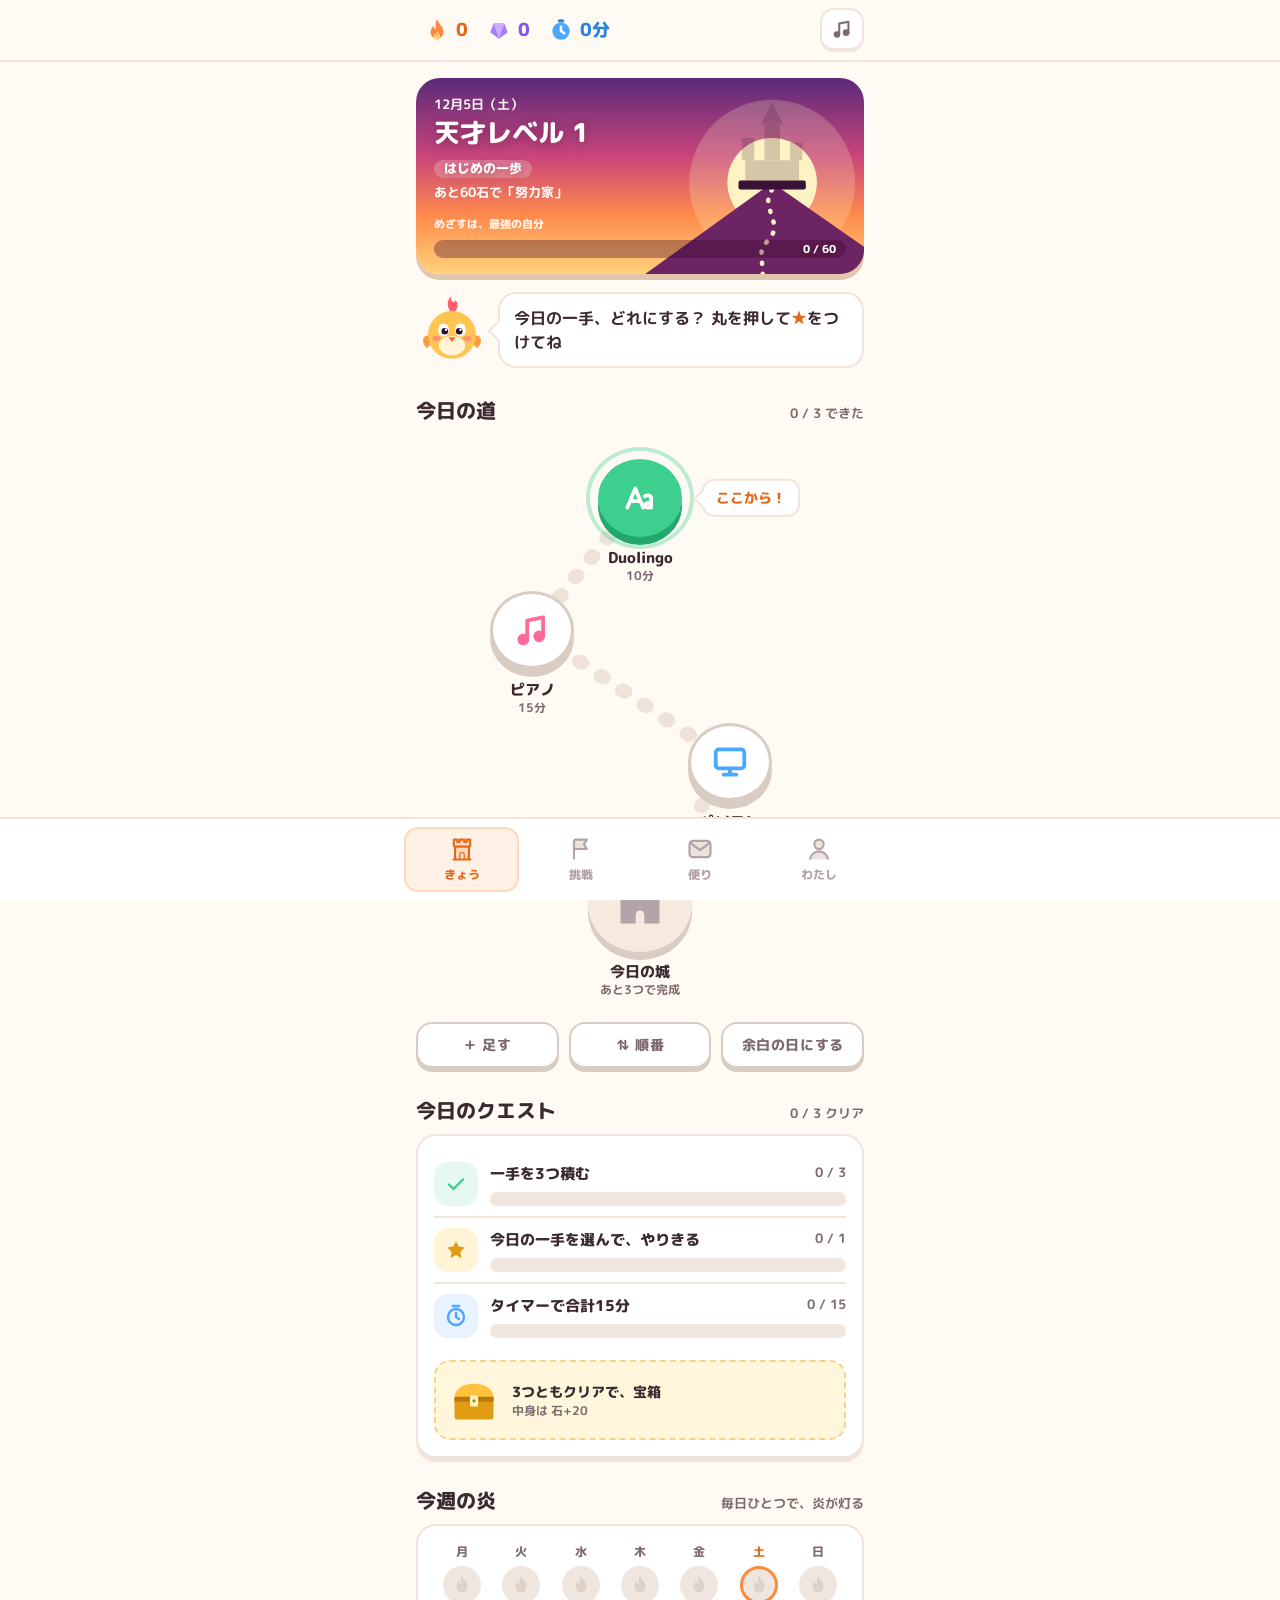
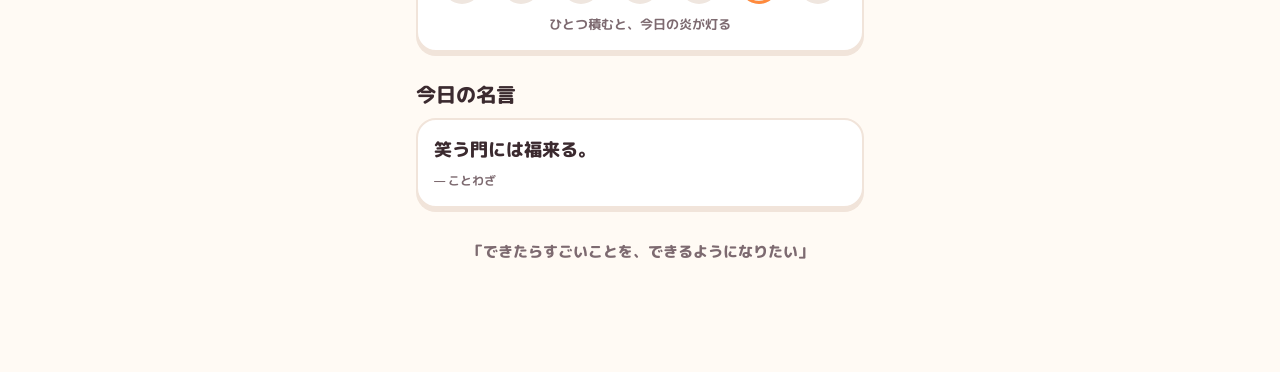
<file: index.html>
<!doctype html>
<html lang="ja">
<head>
<meta charset="utf-8">
<meta name="viewport" content="width=device-width, initial-scale=1, viewport-fit=cover">
<title>最強の自分</title>
<meta name="description" content="できたらすごいことを、できるようになりたい。毎日の一手を積んで、最強の自分へ。">
<meta name="theme-color" content="#fffaf4">
<meta name="apple-mobile-web-app-capable" content="yes">
<meta name="mobile-web-app-capable" content="yes">
<meta name="apple-mobile-web-app-status-bar-style" content="default">
<meta name="apple-mobile-web-app-title" content="最強の自分">
<meta name="robots" content="noindex">
<link rel="manifest" href="manifest.webmanifest">
<link rel="icon" href="icons/icon-192.png">
<link rel="apple-touch-icon" href="icons/apple-touch-icon.png">
<link rel="preconnect" href="https://fonts.googleapis.com">
<link rel="preconnect" href="https://fonts.gstatic.com" crossorigin>
<link href="https://fonts.googleapis.com/css2?family=M+PLUS+Rounded+1c:wght@500;700;800&display=swap" rel="stylesheet">
<link rel="stylesheet" href="style.css">
</head>
<body>

<!-- ============ 上のバー ============ -->
<header class="topbar">
  <div class="wrap">
    <button class="stat streak" id="statStreak" type="button" aria-label="連続の日">
      <svg viewBox="0 0 24 24"><path d="M12 2c1 4 6 6 6 12a6 6 0 0 1-12 0c0-3 2-5 3-6 0 2 1 3 2 3 0-4-1-6 1-9z" fill="#ff8a3d"/><path d="M12 13c1 2 3 3 3 5a3 3 0 0 1-6 0c0-1.5 1-2.5 1.5-3 .2 1 .8 1.5 1.5 1.5 0-1.5-.5-2.5 0-3.5z" fill="#ffd27a"/></svg>
      <span id="streakNum">0</span>
    </button>
    <button class="stat stones" id="statStones" type="button" aria-label="積んだ石">
      <svg viewBox="0 0 24 24"><path d="M4 14l3-8h10l3 8-8 6z" fill="#a77bff"/><path d="M7 6l5 14 5-14" fill="#c9adff"/></svg>
      <span id="stoneNum">0</span>
    </button>
    <span class="stat time" aria-label="今日の積み時間">
      <svg viewBox="0 0 24 24"><circle cx="12" cy="13" r="8" fill="#4aa8ff"/><path d="M12 9v4l3 2" stroke="#fff" stroke-width="2.4" stroke-linecap="round" fill="none"/><rect x="9" y="2" width="6" height="3" rx="1.5" fill="#2a85dc"/></svg>
      <span id="totalTime">0分</span>
    </span>
    <span class="spacer"></span>
    <button class="icon-btn" id="musicBtn" type="button" aria-label="音の設定" aria-pressed="false">
      <svg viewBox="0 0 24 24" fill="none" stroke="currentColor" stroke-width="2.2" stroke-linecap="round" stroke-linejoin="round"><path d="M9 18V6l10-2v12"/><circle cx="6.5" cy="18" r="2.5" fill="currentColor"/><circle cx="16.5" cy="16" r="2.5" fill="currentColor"/></svg>
    </button>
  </div>
  <div class="live-bar" id="liveBar" hidden>
    <div class="wrap">
      <button type="button" class="live-jump" id="liveJump"><i class="live-dot"></i><span id="liveLabel"></span><b id="liveTime">00:00</b></button>
      <button type="button" class="live-stop" id="liveStop" aria-label="計測を止める">■ ストップ</button>
    </div>
  </div>
</header>

<main class="wrap">

<!-- ============ きょう ============ -->
<section class="view" id="view-today" data-view="today">
  <div class="banner">
    <svg viewBox="0 0 400 196" preserveAspectRatio="xMidYMid slice" aria-hidden="true">
      <circle cx="318" cy="104" r="74" fill="#fff3c4" opacity=".22"/>
      <circle cx="318" cy="104" r="40" fill="#fff3c4"/>
      <path d="M190 196 L318 104 L450 196Z" fill="#6c2464"/>
      <path d="M318 110 C306 126 330 140 314 156 C300 170 318 182 304 196" stroke="#fff1c2" stroke-width="4" fill="none" stroke-linecap="round" stroke-dasharray="1 9"/>
      <g class="castle-art" transform="translate(318 108)" fill="#3a1238" id="castleArt">
        <g class="ghost">
          <rect x="-30" y="-6" width="60" height="8"/><rect x="-24" y="-24" width="48" height="18"/>
          <rect x="-27" y="-44" width="11" height="20"/><rect x="16" y="-40" width="11" height="16"/>
          <rect x="-7" y="-56" width="14" height="32"/><path d="M-10 -56 L0 -76 L10 -56Z"/>
        </g>
        <g class="part" data-lv="1"><rect x="-30" y="-6" width="60" height="8" rx="2"/></g>
        <g class="part" data-lv="2"><path d="M-24 -6 V-24 H-19 V-28 H-14 V-24 H-9 V-28 H-4 V-24 H4 V-28 H9 V-24 H14 V-28 H19 V-24 H24 V-6Z"/><rect x="-4" y="-16" width="8" height="10" rx="4" fill="#ffe08a"/></g>
        <g class="part" data-lv="3"><rect x="-27" y="-44" width="11" height="20"/><path d="M-29 -44 L-21.5 -58 L-14 -44Z" fill="#4a1844"/><rect x="16" y="-40" width="11" height="16"/><path d="M14 -40 L21.5 -53 L29 -40Z" fill="#4a1844"/><rect x="-23" y="-38" width="3" height="5" rx="1.5" fill="#ffe08a"/></g>
        <g class="part" data-lv="4"><rect x="-7" y="-56" width="14" height="32"/><path d="M-10 -56 L0 -76 L10 -56Z" fill="#4a1844"/><rect x="-2" y="-48" width="4" height="7" rx="2" fill="#ffe08a"/></g>
        <g class="part" data-lv="5"><line x1="0" y1="-76" x2="0" y2="-90" stroke="#3a1238" stroke-width="2"/><path class="flag" d="M0 -90 L14 -86 L0 -82Z" fill="#ff4f6d"/></g>
      </g>
    </svg>
    <div class="banner-text">
      <div class="banner-date" id="todayDate"></div>
      <p class="banner-level" id="lvTitle"></p>
      <p class="banner-next" id="lvNext"></p>
    </div>
    <div class="banner-goal">めざすは、最強の自分</div>
    <div class="lv-bar"><i id="lvBar"></i><span id="lvNum"></span></div>
  </div>

  <div class="coach" id="coach">
    <svg viewBox="0 0 120 120" aria-hidden="true" id="hinataSvg">
      <path d="M60 32 C50 22 52 10 58 4 C58 14 64 16 66 10 C72 18 70 28 60 32Z" fill="#ff5e6d"/>
      <path d="M24 70 C10 66 8 82 18 90 C24 86 28 80 28 72Z" fill="#ff9a45"/>
      <path d="M96 70 C110 66 112 82 102 90 C96 86 92 80 92 72Z" fill="#ff9a45"/>
      <circle cx="60" cy="68" r="40" fill="#ffc552"/>
      <ellipse cx="60" cy="86" rx="22" ry="16" fill="#fff4d6"/>
      <ellipse cx="34" cy="74" rx="7" ry="4.5" fill="#ff6f8a" opacity=".55"/><ellipse cx="86" cy="74" rx="7" ry="4.5" fill="#ff6f8a" opacity=".55"/>
      <g class="eyes-normal"><ellipse cx="46" cy="60" rx="9" ry="11" fill="#fff"/><ellipse cx="74" cy="60" rx="9" ry="11" fill="#fff"/><circle cx="48" cy="62" r="5.5" fill="#2a0f2e"/><circle cx="72" cy="62" r="5.5" fill="#2a0f2e"/><circle cx="50" cy="59.5" r="2" fill="#fff"/><circle cx="74" cy="59.5" r="2" fill="#fff"/><path d="M54 72 L66 72 L60 80Z" fill="#ff6a2a"/></g>
      <g class="eyes-wow" style="display:none"><ellipse cx="45" cy="58" rx="13" ry="15" fill="#fff" stroke="#2a0f2e" stroke-width="1.2"/><ellipse cx="75" cy="58" rx="13" ry="15" fill="#fff" stroke="#2a0f2e" stroke-width="1.2"/><circle cx="45" cy="58" r="3.2" fill="#2a0f2e"/><circle cx="75" cy="58" r="3.2" fill="#2a0f2e"/><ellipse cx="60" cy="82" rx="7" ry="8" fill="#7a1a3a"/><path d="M53 72 L67 72 L60 76Z" fill="#ff6a2a"/><g fill="#ffc23d"><path d="M14 34 l3 7 7 3 -7 3 -3 7 -3 -7 -7 -3 7 -3z"/><path d="M106 26 l2 5 5 2 -5 2 -2 5 -2 -5 -5 -2 5 -2z"/></g></g>
    </svg>
    <p class="bubble" id="say"></p>
  </div>

  <div class="section-title"><h2>今日の道</h2><span id="progress"></span></div>
  <div class="path" id="path"></div>
  <div class="path-tools">
    <button class="btn ghost small" type="button" id="addBtn">＋ 足す</button>
    <button class="btn ghost small" type="button" id="orderBtn">⇅ 順番</button>
    <button class="btn ghost small" type="button" id="yohakuBtn">余白の日</button>
  </div>

  <div class="section-title"><h2>今日のクエスト</h2><span id="questCount"></span></div>
  <div class="card" id="quests"></div>

  <div class="section-title"><h2>今週の炎</h2><span>毎日ひとつで、炎が灯る</span></div>
  <div class="card">
    <div class="week" id="week"></div>
    <p class="week-note" id="weekNote"></p>
  </div>

  <div class="section-title"><h2>今日の名言</h2></div>
  <div class="card quote">
    <p class="quote-text" id="quoteText"></p>
    <p class="quote-ja" id="quoteJa"></p>
    <div class="quote-by" id="quoteBy"></div>
  </div>

  <p class="motto">「できたらすごいことを、できるようになりたい」</p>
</section>

<!-- ============ 挑戦 ============ -->
<section class="view" id="view-goal" data-view="goal" hidden>
  <h1 class="view-title">挑戦</h1>
  <p class="view-sub">最強の自分に向かって、いま積んでいる石</p>

  <div class="hero-card toeic-hero">
    <div class="th-top"><span class="pill">いま積んでいる石</span><span class="th-date">2027年1月24日（日）</span></div>
    <h2 class="th-title">TOEIC L&amp;R 公開テスト</h2>
    <div class="th-count"><b id="toeicDays">--</b><span>日後</span></div>
    <div class="th-score">
      <div class="ts-item"><small>いま</small><b>580</b></div>
      <div class="ts-arrow">→</div>
      <div class="ts-item goal"><small>目標</small><b>700</b></div>
      <div class="ts-arrow">→</div>
      <div class="ts-item dream"><small>その先</small><b>900</b></div>
    </div>
    <p class="th-split">700点の目安：リスニング 360 ＋ リーディング 340</p>
    <button class="th-next" type="button" id="thNext"></button>
  </div>

  <div class="card apply" id="applyCard">
    <div class="apply-head"><span class="apply-ico">✉</span><div><b id="applyTitle"></b><small id="applySub"></small></div></div>
    <ol class="timeline" id="toeicTimeline">
      <li data-date="2026-11-11T00:00:00+09:00"><i></i><div><b>11月11日</b>申込開始</div></li>
      <li data-date="2026-12-09T15:00:00+09:00"><i></i><div><b>12月9日 15:00</b>申込締切</div></li>
      <li data-date="2027-01-24T00:00:00+09:00"><i></i><div><b>1月24日</b>試験日</div></li>
    </ol>
    <a class="btn" href="https://www.iibc-global.org/toeic/test/lr/guide01/schedule.html" target="_blank" rel="noopener">公式の日程を見る ↗</a>
  </div>

  <div class="section-title"><h2>この日までに、ここまで</h2><span id="msCount"></span></div>
  <div class="ms-meter card"><div class="rm-bar"><i id="msBar"></i></div><span id="msLabel"></span></div>
  <ol class="milestones" id="milestones"></ol>

  <div class="section-title"><h2>毎日のペース</h2><span id="phaseNow"></span></div>
  <ol class="phases" id="phases"></ol>

  <div class="card toeic-stat">
    <div><small>TOEICに積んだ時間</small><b id="toeicTime">0分</b></div>
    <button class="btn small" type="button" id="addToeic">今日の道に TOEIC を足す</button>
  </div>

  <div class="section-title"><h2>将来目標</h2><span>旗ごとの、次の一歩</span></div>
  <ul class="goal-list" id="goalList"></ul>
</section>

<!-- ============ 便り ============ -->
<section class="view" id="view-news" data-view="news" hidden>
  <h1 class="view-title">便り</h1>
  <p class="view-sub" id="newsDate">ゲーム・エンタメ・イタリアとヨーロッパの文化</p>
  <div class="read-meter card">
    <div class="rm-text"><b id="readNum">0 / 0</b><span>今日読んだ便り</span></div>
    <div class="rm-bar"><i id="readBar"></i></div>
  </div>
  <div class="chips" id="newsFilter" role="tablist">
    <button type="button" class="on" data-cat="all">すべて</button>
    <button type="button" data-cat="game">ゲーム</button>
    <button type="button" data-cat="ent">エンタメ</button>
    <button type="button" data-cat="europe">ヨーロッパ</button>
  </div>
  <ul class="news-list" id="newsList"><li class="empty">便りを取りに行っています…</li></ul>
</section>

<!-- ============ わたし ============ -->
<section class="view" id="view-me" data-view="me" hidden>
  <h1 class="view-title">わたし</h1>

  <div class="hero-card me-hero">
    <svg class="me-hinata" viewBox="0 0 120 120" aria-hidden="true" id="meHinata"></svg>
    <div class="me-head">
      <span class="pill">天才レベル <b id="meLv">1</b></span>
      <h2 id="meRank"></h2>
      <div class="me-bar"><i id="meBar"></i></div>
      <small id="meNext"></small>
    </div>
  </div>
  <div class="me-stats">
    <div style="--c:var(--violet-d)"><b id="meStones">0</b><span>積んだ石</span></div>
    <div style="--c:var(--orange-d)"><b id="meStreak">0</b><span>連続の日</span></div>
    <div style="--c:var(--orange-d)"><b id="meBest">0</b><span>最長の連続</span></div>
    <div style="--c:var(--blue-d)"><b id="meTotal">0分</b><span>ぜんぶの時間</span></div>
  </div>

  <div class="section-title"><h2>称号バッジ</h2><span id="badgeCount"></span></div>
  <ul class="badges" id="badges"></ul>

  <div class="section-title"><h2>この5週間</h2><span>濃いほど、たくさん積んだ日</span></div>
  <div class="card">
    <div class="heat-head"><span>月</span><span>火</span><span>水</span><span>木</span><span>金</span><span>土</span><span>日</span></div>
    <div class="heatmap" id="heatmap"></div>
    <div class="heat-legend"><span>少</span><i style="--o:.18"></i><i style="--o:.4"></i><i style="--o:.65"></i><i style="--o:1"></i><span>多</span></div>
  </div>

  <div class="section-title"><h2>何に積んだか</h2><span>これまでの時間</span></div>
  <div class="card"><ul class="time-bars" id="timeBars"></ul></div>

  <div class="section-title"><h2>天才レベルの段</h2></div>
  <div class="card"><ol class="ranks" id="ranks"></ol></div>

  <div class="section-title"><h2>気分が上がること</h2><span>迷ったら、ここから1つ</span></div>
  <ul class="mood" id="mood"></ul>

  <div class="section-title"><h2>私の続け方</h2><span>波があっても、道は続いている</span></div>
  <div class="card keep">
    <p class="keep-label">もう続けていること</p>
    <div class="tags"><span>ピアノ</span><span>パソコン作業</span><span>Duolingo</span></div>
    <p class="keep-label">毎日じゃなくていいこと</p>
    <div class="tags soft"><span>ジム</span><span>難しい本</span></div>
    <p class="keep-note">週に数回でも前進</p>
    <p class="keep-label">わたしのルール</p>
    <ol class="rules">
      <li>週の一番大事な一手は、自分が先に決める</li>
      <li>余白も、今日の前進にカウントしていい</li>
      <li>やる気の波があってもいい</li>
    </ol>
  </div>

  <div class="section-title"><h2>いつかやりたい棚</h2><span>約束じゃなくて、アイデア</span></div>
  <ul class="shelf" id="shelf"></ul>

  <div class="section-title"><h2>これまでの記録</h2></div>
  <div class="card">
    <ol class="history" id="historyList"></ol>
  </div>

  <div class="section-title"><h2>設定</h2></div>
  <div class="settings">
    <button class="btn ghost" type="button" id="editTemplate">毎日の項目を編集</button>
    <button class="btn ghost" type="button" id="exportData">記録を書き出す</button>
    <label class="btn ghost">記録を読み込む<input type="file" id="importData" accept="application/json" hidden></label>
  </div>

  <p class="motto">最強の自分は、今日の一手から。</p>
</section>

</main>

<!-- ============ 下のタブ ============ -->
<nav class="tabbar" aria-label="メニュー">
  <div class="wrap">
    <a class="tab" href="#today" data-tab="today"><svg viewBox="0 0 24 24"><path d="M4 21h16M6 21V10h12v11M5 10V4h3v2h2V4h4v2h2V4h3v6" stroke-width="1.8" stroke-linejoin="round"/><rect x="10" y="15" width="4" height="6" rx="2"/></svg>きょう</a>
    <a class="tab" href="#goal" data-tab="goal"><svg viewBox="0 0 24 24"><path d="M6 21V4M6 4h11l-2.5 4L17 12H6" stroke-width="1.8" stroke-linejoin="round"/></svg>挑戦</a>
    <a class="tab" href="#news" data-tab="news"><svg viewBox="0 0 24 24"><rect x="3" y="5" width="18" height="14" rx="3" stroke-width="1.8"/><path d="M4 7l8 6 8-6" fill="none" stroke-width="1.8"/></svg>便り</a>
    <a class="tab" href="#me" data-tab="me"><svg viewBox="0 0 24 24"><circle cx="12" cy="8" r="4" stroke-width="1.8"/><path d="M4 21c1-5 5-7 8-7s7 2 8 7" stroke-width="1.8"/></svg>わたし</a>
  </div>
</nav>

<!-- ============ シート類 ============ -->
<div class="scrim" id="scrim"></div>

<section class="sheet" id="taskSheet" role="dialog" aria-modal="true" aria-labelledby="sheetTitle">
  <div class="grab"></div>
  <div class="sheet-head">
    <span class="sheet-icon" id="sheetIcon"></span>
    <div class="sheet-headtext">
      <h3 id="sheetTitle"></h3>
      <p class="sheet-first" id="sheetFirst"></p>
      <span class="reward" id="sheetReward"></span>
    </div>
    <button class="pick-btn" type="button" id="pickBtn" aria-pressed="false" title="今日の一手にする">★</button>
  </div>
  <div class="timer"><b id="sheetTime">00:00</b><span id="sheetGoal"></span></div>
  <div class="bar"><i id="sheetBar"></i></div>
  <ol class="steps" id="sheetSteps"></ol>
  <div class="sheet-actions">
    <button class="btn" type="button" id="startBtn">▶ はじめる</button>
    <div class="sheet-row" id="sheetRow">
      <button class="btn ghost" type="button" id="appBtn">アプリを開く</button>
      <button class="btn green" type="button" id="doneBtn">できた！</button>
    </div>
    <div class="sheet-links">
      <button type="button" id="toeicMsBtn" hidden>TOEICの目標に記録</button>
      <button type="button" id="planBtn">作戦を書きかえる</button>
      <button type="button" id="resetBtn">時間を0に戻す</button>
      <button type="button" id="delBtn">今日は外す</button>
    </div>
  </div>
</section>

<section class="sheet" id="planSheet" role="dialog" aria-modal="true" aria-labelledby="planTitle">
  <div class="grab"></div>
  <h3 id="planTitle"></h3>
  <label class="field"><span>まずやること</span><input type="text" id="planFirst" maxlength="40"></label>
  <label class="field"><span>目安（分）</span><input type="number" id="planMin" min="1" max="240" inputmode="numeric"></label>
  <label class="field"><span>手順（1行に1つ）</span><textarea id="planSteps" rows="4"></textarea></label>
  <div class="sheet-row three">
    <button class="btn ghost" type="button" id="planReset">元に戻す</button>
    <button class="btn ghost" type="button" id="planCancel">やめる</button>
    <button class="btn" type="button" id="planSave">保存</button>
  </div>
</section>

<section class="sheet" id="addSheet" role="dialog" aria-modal="true" aria-labelledby="addTitle">
  <div class="grab"></div>
  <h3 id="addTitle">今日の一手を足す</h3>
  <div class="quick" id="quickAdd"></div>
  <form class="add-form" id="addForm" autocomplete="off">
    <input id="addInput" type="text" maxlength="30" placeholder="自分で書く（例：英単語）" aria-label="一手の名前">
    <button class="btn" type="submit">足す</button>
  </form>
</section>

<section class="sheet" id="infoSheet" role="dialog" aria-modal="true" aria-labelledby="infoTitle">
  <div class="grab"></div>
  <div class="sheet-head">
    <span class="sheet-icon" id="infoIcon"></span>
    <div class="sheet-headtext"><h3 id="infoTitle"></h3><p class="sheet-first" id="infoSub"></p></div>
  </div>
  <div class="info-body" id="infoBody"></div>
  <div class="sheet-actions" id="infoActions"></div>
</section>

<section class="sheet" id="orderSheet" role="dialog" aria-modal="true" aria-labelledby="orderTitle">
  <div class="grab"></div>
  <h3 id="orderTitle">今日の道の順番</h3>
  <p class="sheet-note">▲▼ で入れ替えます。上にあるほど先に進みます。</p>
  <ul class="order-list" id="orderList"></ul>
  <label class="check-row"><input type="checkbox" id="orderTpl"><span>明日からも、この順番で始める</span></label>
  <button class="btn" type="button" id="orderDone">できた</button>
</section>

<section class="sheet" id="templateSheet" role="dialog" aria-modal="true" aria-labelledby="tplTitle">
  <div class="grab"></div>
  <h3 id="tplTitle">毎日の項目</h3>
  <p class="sheet-note">明日からの「今日の道」に並ぶ一手です。1行に1つ。</p>
  <label class="field"><textarea id="templateText" rows="5"></textarea></label>
  <div class="sheet-row">
    <button class="btn ghost" type="button" id="tplCancel">やめる</button>
    <button class="btn" type="button" id="tplSave">保存</button>
  </div>
</section>

<section class="sheet" id="musicSheet" role="dialog" aria-modal="true" aria-labelledby="musicTitle">
  <div class="grab"></div>
  <h3 id="musicTitle">音</h3>
  <div class="m-list">
    <button class="m-row" type="button" data-music="phonk"><span class="m-ico" style="--c:var(--violet);--cd:var(--violet-d)">♪</span><span><b>オリジナル・フォンク</b><small>このページで鳴る自作の曲</small></span><i class="m-state"></i></button>
    <button class="m-row" type="button" data-music="sunrise"><span class="m-ico" style="--c:var(--orange);--cd:var(--orange-d)">♪</span><span><b>朝焼けポップ</b><small>このページで鳴る自作の曲</small></span><i class="m-state"></i></button>
    <button class="m-row" type="button" data-music="zouzei"><span class="m-ico" style="--c:var(--pink);--cd:var(--pink-d)">♪</span><span><b>ZOUZEI PHONK</b><small>SYENSAN ・ ミュージックアプリで流す</small></span><i class="m-state">↗</i></button>
  </div>
  <p class="m-note">ZOUZEI PHONK は、ミュージックアプリが開いて再生されます。リピートにしてから戻れば、流したまま使えます。</p>
  <p class="m-note ext-note" id="extNote" hidden>ZOUZEI PHONK を流しているあいだは、曲を止めないように、このアプリの効果音はお休みします。「音楽を止める」で効果音が戻ります。</p>
  <label class="sw-row"><span><b>効果音</b><small>チェック・ヒナタ・タイマー</small></span><input type="checkbox" id="sfxToggle"><i class="switch"></i></label>
  <label class="vol-row"><span>音量</span><input type="range" id="volRange" min="0" max="100" step="1"></label>
  <p class="m-note">iPhoneのマナーモード中は、このページの音は鳴りません</p>
  <button class="btn ghost" type="button" id="musicStop">音楽を止める</button>
</section>

<section class="result" id="result" role="dialog" aria-modal="true" aria-labelledby="resultTitle">
  <svg class="result-hinata" viewBox="0 0 120 120" aria-hidden="true" id="resultHinata"></svg>
  <h2 id="resultTitle"></h2>
  <p class="lead" id="resultLead"></p>
  <div class="result-stats">
    <div class="rs" style="--rc: var(--violet)"><div class="rs-head">積んだ石</div><b id="rsStone"></b></div>
    <div class="rs" style="--rc: var(--blue)"><div class="rs-head">今日の時間</div><b id="rsTime"></b></div>
    <div class="rs" style="--rc: var(--orange)"><div class="rs-head">連続</div><b id="rsStreak"></b></div>
  </div>
  <button class="btn" type="button" id="resultBtn">つづける</button>
</section>

<script src="quotes.js"></script>
<script src="audio.js"></script>
<script src="app.js"></script>
</body>
</html>
</file>
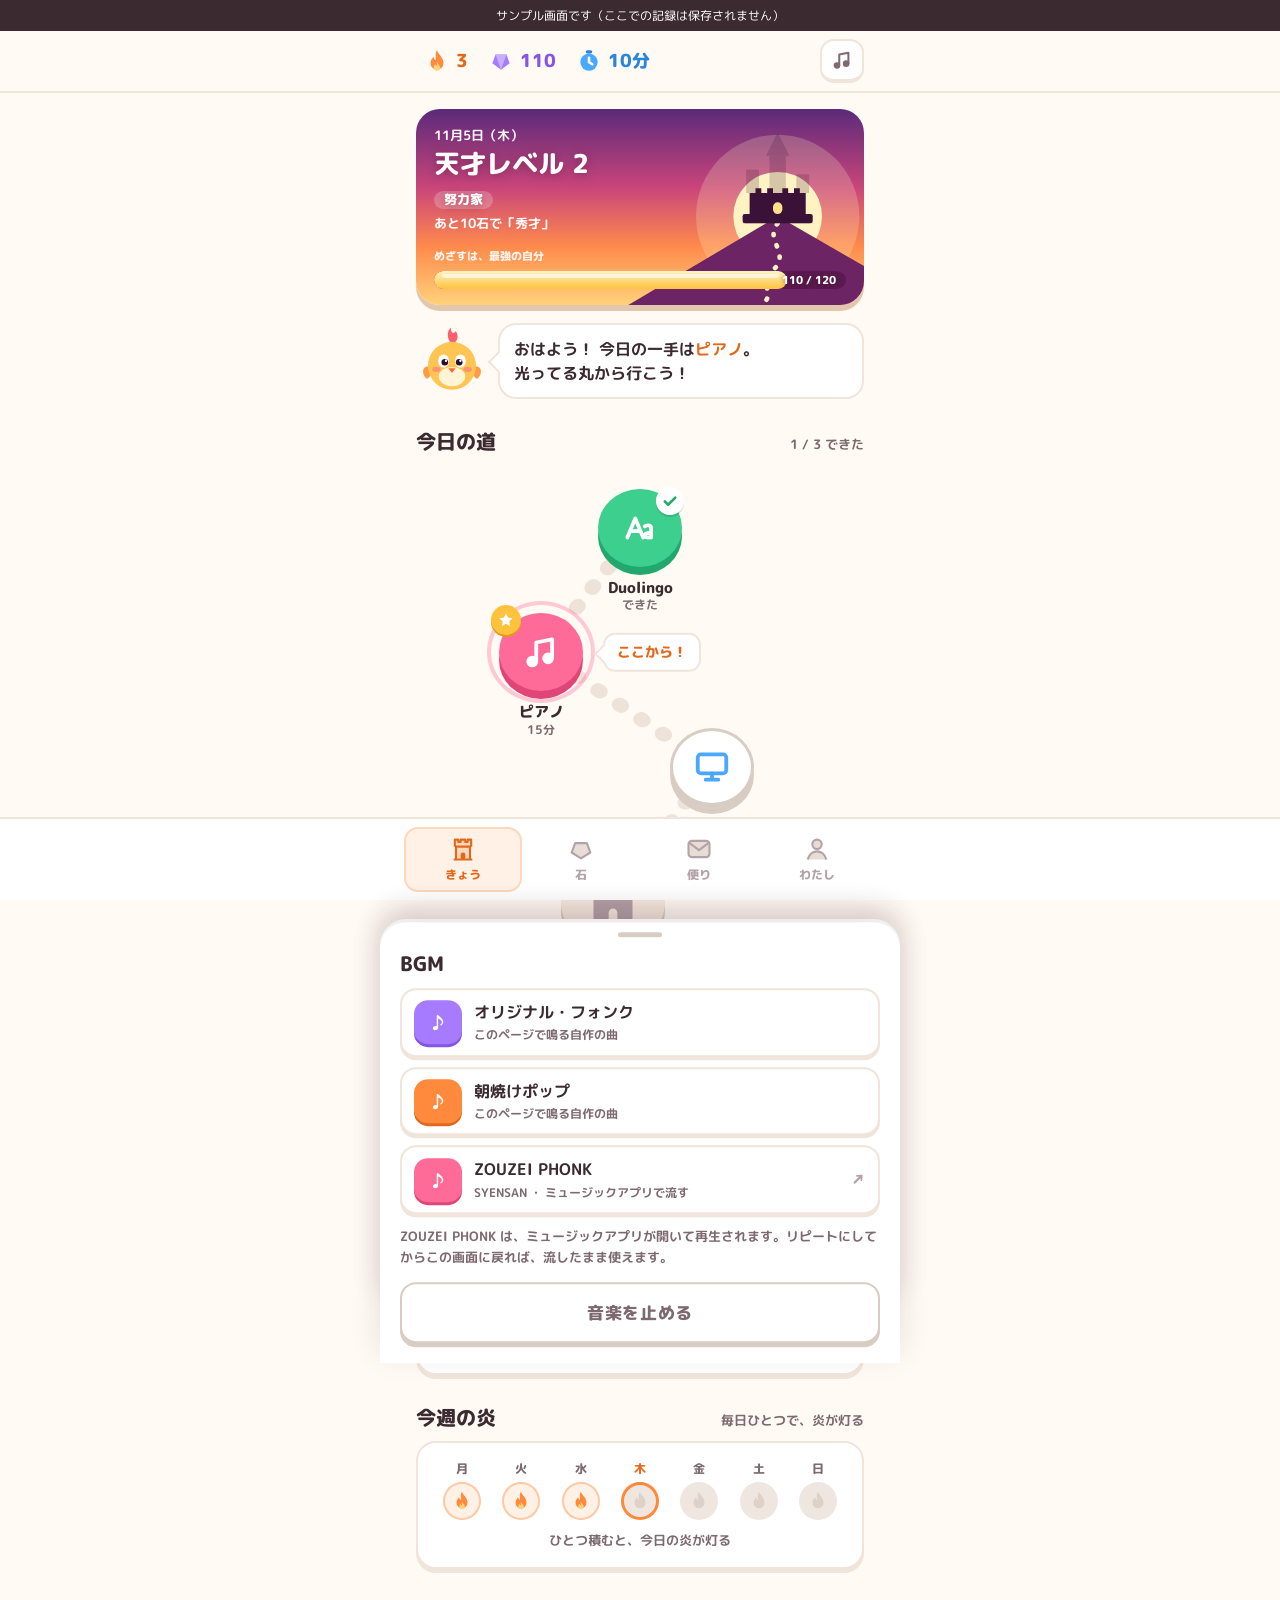
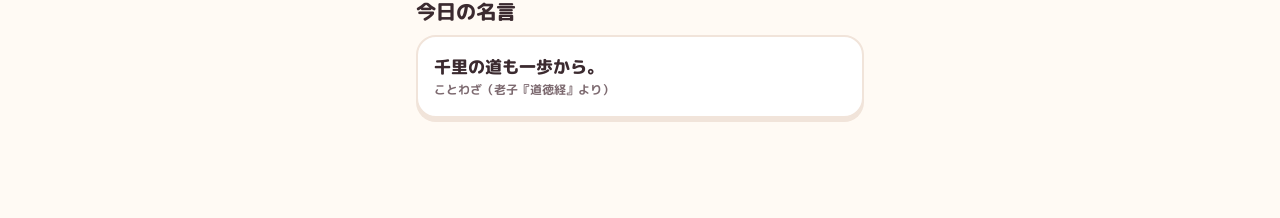
<file: sample.html>
<!doctype html>
<html lang="ja">
<head>
<meta charset="utf-8">
<meta name="viewport" content="width=device-width, initial-scale=1, viewport-fit=cover">
<title>最強の自分 サンプル</title>
<meta name="robots" content="noindex">
<meta name="theme-color" content="#fffaf4">
<link rel="preconnect" href="https://fonts.googleapis.com">
<link rel="preconnect" href="https://fonts.gstatic.com" crossorigin>
<link href="https://fonts.googleapis.com/css2?family=M+PLUS+Rounded+1c:wght@500;700;800&display=swap" rel="stylesheet">
<style>
  :root {
    --bg: #fffaf4;
    --card: #ffffff;
    --line: #f1e4da;
    --ink: #3b2a2f;
    --ink-2: #7d6a70;
    --ink-3: #b3a3a8;
    --orange: #ff8a3d; --orange-d: #e2691c; --orange-l: #fff1e6;
    --green: #3ccf8e; --green-d: #22a86c;
    --pink: #ff6b98; --pink-d: #e04577;
    --blue: #4aa8ff; --blue-d: #2a85dc;
    --gold: #ffc23d; --gold-d: #e09c12; --gold-l: #fff6dc;
    --violet: #a77bff; --violet-d: #8455e6;
    --gray: #efe6df; --gray-d: #d9cdc3;
    --font: "M PLUS Rounded 1c", "Hiragino Maru Gothic ProN", "Hiragino Sans", system-ui, sans-serif;
  }
  * { box-sizing: border-box; }
  html, body { margin: 0; }
  body {
    background: var(--bg); color: var(--ink);
    font-family: var(--font); font-size: 16px; line-height: 1.6;
    -webkit-font-smoothing: antialiased;
    padding-bottom: calc(100px + env(safe-area-inset-bottom, 0px));
    overflow-x: hidden;
  }
  button { font: inherit; color: inherit; cursor: pointer; -webkit-tap-highlight-color: transparent; }
  .wrap { max-width: 480px; margin: 0 auto; padding: 0 16px; }
  .sample-note { background: var(--ink); color: #fff; text-align: center; font-size: 12px; padding: 6px 12px; }

  /* ---------- 上のバー ---------- */
  .topbar {
    position: sticky; top: 0; z-index: 20;
    background: rgba(255, 250, 244, .94); backdrop-filter: blur(10px); -webkit-backdrop-filter: blur(10px);
    border-bottom: 2px solid var(--line);
  }
  .topbar .wrap { display: flex; align-items: center; gap: 4px; height: 60px; }
  .stat { display: flex; align-items: center; gap: 6px; font-weight: 800; font-size: 18px; padding: 6px 8px; border-radius: 12px; border: 0; background: none; }
  .stat svg { width: 26px; height: 26px; }
  .stat.streak { color: var(--orange-d); }
  .stat.stones { color: var(--violet-d); }
  .stat.time { color: var(--blue-d); }
  .stat.bump { animation: bump .5s cubic-bezier(.3, 1.8, .5, 1); }
  @keyframes bump { 40% { transform: scale(1.35); } }
  .spacer { flex: 1; }
  .icon-btn {
    width: 44px; height: 44px; border-radius: 14px;
    background: var(--card); border: 2px solid var(--line); border-bottom-width: 4px;
    display: grid; place-items: center; color: var(--ink-2);
  }
  .icon-btn svg { width: 22px; height: 22px; }
  .icon-btn:active { border-bottom-width: 2px; transform: translateY(2px); }
  .icon-btn.on { color: var(--orange-d); border-color: #ffd0ad; background: var(--orange-l); }

  /* ---------- 城のバナー（積むほど育つ） ---------- */
  .banner {
    position: relative; margin-top: 16px; height: 196px; border-radius: 24px; overflow: hidden;
    background: linear-gradient(180deg, #5b2a7a 0%, #c9457a 40%, #ff8a4c 70%, #ffd27a 100%);
    color: #fff;
    box-shadow: 0 6px 0 #e3c6ae;
  }
  .banner > svg { position: absolute; inset: 0; width: 100%; height: 100%; }
  .banner-text { position: absolute; left: 18px; top: 16px; right: 44%; }
  .banner-date { font-size: 13px; font-weight: 700; opacity: .95; }
  .banner-level { margin: 2px 0 0; font-size: 26px; font-weight: 800; line-height: 1.2; text-shadow: 0 2px 10px rgba(80, 10, 40, .35); }
  .banner-next { margin: 4px 0 0; font-size: 13px; font-weight: 700; line-height: 1.4; }
  .banner-rank { display: inline-block; margin-top: 4px; padding: 1px 10px; border-radius: 99px; background: rgba(255, 255, 255, .22); font-size: 13px; font-weight: 800; }
  .banner-goal { position: absolute; left: 18px; bottom: 40px; font-size: 11px; font-weight: 800; opacity: .9; }
  .lv-bar { position: absolute; left: 18px; right: 18px; bottom: 16px; height: 18px; border-radius: 99px; background: rgba(60, 10, 40, .35); overflow: hidden; }
  .lv-bar i { display: block; height: 100%; width: 0; border-radius: 99px; background: linear-gradient(180deg, #fff3c4, #ffc23d); transition: width .9s cubic-bezier(.2, .8, .2, 1); position: relative; }
  .lv-bar i::after { content: ""; position: absolute; left: 8px; right: 8px; top: 3px; height: 4px; border-radius: 99px; background: rgba(255, 255, 255, .6); }
  .lv-bar span { position: absolute; right: 10px; top: 0; font-size: 11px; font-weight: 800; line-height: 18px; color: #fff; text-shadow: 0 1px 4px rgba(60, 10, 40, .6); }
  .castle-art .part { opacity: 0; transition: opacity .6s; }
  .castle-art .part.on { opacity: 1; }
  .castle-art .ghost { opacity: .2; }
  .flag { transform-box: fill-box; transform-origin: 0 50%; animation: flag 1.6s ease-in-out infinite; }
  @keyframes flag { 50% { transform: scaleX(.75); } }

  /* ---------- ヒナタ ---------- */
  .coach { display: flex; align-items: center; gap: 10px; margin: 18px 0 4px; }
  .coach svg { width: 72px; height: 72px; flex: none; overflow: visible; }
  .bubble {
    position: relative; flex: 1; margin: 0;
    background: var(--card); border: 2px solid var(--line); border-radius: 18px;
    padding: 12px 14px; font-weight: 700; font-size: 16px; line-height: 1.5;
  }
  .bubble b { color: var(--orange-d); }
  .bubble::before {
    content: ""; position: absolute; left: -9px; top: 50%; width: 14px; height: 14px; margin-top: -7px;
    background: var(--card); border-left: 2px solid var(--line); border-bottom: 2px solid var(--line);
    transform: rotate(45deg);
  }
  .coach.wow svg { animation: wow .8s ease-in-out; }
  @keyframes wow { 25% { transform: translateY(-10px) rotate(-8deg) scale(1.08); } 50% { transform: translateY(-10px) rotate(8deg) scale(1.08); } 75% { transform: translateY(0) rotate(-4deg); } }

  /* ---------- 見出し ---------- */
  .section-title { display: flex; align-items: baseline; justify-content: space-between; margin: 26px 0 8px; }
  .section-title h2 { margin: 0; font-size: 20px; font-weight: 800; }
  .section-title span { font-size: 13px; color: var(--ink-2); font-weight: 700; }

  /* ---------- 今日の道 ---------- */
  .path { position: relative; height: 520px; }
  .path-line { position: absolute; inset: 0; width: 100%; height: 100%; }
  .node {
    position: absolute; transform: translate(-50%, -50%);
    width: 84px; height: 78px; border-radius: 50%;
    border: 0; padding: 0;
    background: var(--c); box-shadow: 0 8px 0 var(--cd);
    display: grid; place-items: center; color: #fff;
    transition: transform .1s, box-shadow .1s;
  }
  .node:active { transform: translate(-50%, calc(-50% + 6px)); box-shadow: 0 2px 0 var(--cd); }
  .node > svg { width: 38px; height: 38px; }
  .node.todo { background: var(--card); box-shadow: 0 8px 0 var(--gray-d); color: var(--c); border: 3px solid var(--gray-d); }
  .node.todo:active { box-shadow: 0 2px 0 var(--gray-d); }
  .node.done::after {
    content: ""; position: absolute; right: -2px; top: -2px; width: 28px; height: 28px; border-radius: 50%;
    background: #fff url("data:image/svg+xml,%3Csvg xmlns='http://www.w3.org/2000/svg' viewBox='0 0 24 24'%3E%3Cpath d='M5 12.5l4.5 4.5L19 7.5' fill='none' stroke='%2322a86c' stroke-width='3.4' stroke-linecap='round' stroke-linejoin='round'/%3E%3C/svg%3E") center/18px no-repeat;
    box-shadow: 0 2px 0 rgba(0, 0, 0, .12);
  }
  .node.current::before {
    content: ""; position: absolute; inset: -12px; border-radius: 50%;
    border: 4px solid var(--c); opacity: .35;
    animation: ring 1.8s ease-out infinite;
  }
  @keyframes ring { from { transform: scale(.9); opacity: .5; } to { transform: scale(1.18); opacity: 0; } }
  .node.live { animation: live 1s ease-in-out infinite; }
  @keyframes live { 50% { transform: translate(-50%, -50%) scale(1.06); } }
  .node .pick { position: absolute; left: -8px; top: -8px; width: 30px; height: 30px; border-radius: 50%; background: var(--gold); box-shadow: 0 2px 0 var(--gold-d); display: grid; place-items: center; color: #fff; }
  .node .pick svg { width: 18px; height: 18px; }
  .node-label { position: absolute; transform: translate(-50%, 0); font-weight: 800; font-size: 15px; white-space: nowrap; text-align: center; line-height: 1.3; }
  .node-label small { display: block; font-weight: 700; font-size: 12px; color: var(--ink-2); }
  .tip {
    position: absolute; transform: translate(0, -50%);
    background: var(--card); border: 2px solid var(--line); border-radius: 12px;
    padding: 6px 12px; font-weight: 800; font-size: 14px; color: var(--orange-d);
    white-space: nowrap; animation: bob 1.6s ease-in-out infinite;
  }
  .tip::after { content: ""; position: absolute; left: -8px; top: 50%; width: 12px; height: 12px; margin-top: -6px; background: var(--card); border-left: 2px solid var(--line); border-bottom: 2px solid var(--line); transform: rotate(45deg); }
  @keyframes bob { 50% { transform: translate(6px, -50%); } }
  .tip.left { transform: translate(-100%, -50%); animation-name: bobL; }
  .tip.left::after { left: auto; right: -8px; border-left: 0; border-bottom: 0; border-right: 2px solid var(--line); border-top: 2px solid var(--line); }
  @keyframes bobL { 50% { transform: translate(calc(-100% - 6px), -50%); } }
  .castle-node { --c: var(--gold); --cd: var(--gold-d); width: 104px; height: 96px; }
  .castle-node > svg { width: 52px; height: 52px; }
  .castle-node.locked { --c: #f6eadf; --cd: var(--gray-d); color: var(--ink-3); }
  .float {
    position: absolute; transform: translate(-50%, -50%); pointer-events: none; z-index: 5;
    font-weight: 800; font-size: 22px; color: var(--violet-d);
    text-shadow: 0 2px 0 #fff, 0 -2px 0 #fff, 2px 0 0 #fff, -2px 0 0 #fff;
    animation: floatUp 1.4s cubic-bezier(.2, .8, .2, 1) forwards;
  }
  @keyframes floatUp { 0% { opacity: 0; transform: translate(-50%, -20%) scale(.6); } 20% { opacity: 1; transform: translate(-50%, -60%) scale(1.15); } 100% { opacity: 0; transform: translate(-50%, -220%) scale(1); } }

  /* ---------- カード ---------- */
  .card { background: var(--card); border: 2px solid var(--line); border-radius: 20px; padding: 16px; box-shadow: 0 4px 0 var(--line); }

  /* ---------- 今日のクエスト ---------- */
  .quest { display: grid; grid-template-columns: 44px 1fr; gap: 12px; align-items: center; padding: 10px 0; }
  .quest + .quest { border-top: 2px solid var(--line); }
  .q-icon { width: 44px; height: 44px; border-radius: 14px; display: grid; place-items: center; background: var(--qc-l); color: var(--qc); }
  .q-icon svg { width: 24px; height: 24px; }
  .q-title { margin: 0; font-weight: 800; font-size: 15px; display: flex; justify-content: space-between; gap: 8px; }
  .q-title span { color: var(--ink-2); font-size: 13px; font-weight: 700; white-space: nowrap; }
  .q-bar { height: 14px; border-radius: 99px; background: var(--gray); overflow: hidden; margin-top: 6px; }
  .q-bar i { display: block; height: 100%; border-radius: 99px; background: var(--qc); transition: width .7s cubic-bezier(.2, .8, .2, 1); position: relative; }
  .q-bar i::after { content: ""; position: absolute; left: 6px; right: 6px; top: 3px; height: 3px; border-radius: 99px; background: rgba(255, 255, 255, .5); }
  .quest.clear .q-title { color: var(--green-d); }
  .chest-row { display: flex; align-items: center; gap: 12px; margin-top: 12px; padding: 12px; border-radius: 16px; background: var(--gold-l); border: 2px dashed #f3d48a; }
  .chest-row svg { width: 52px; height: 52px; flex: none; }
  .chest-row p { margin: 0; font-weight: 800; font-size: 14px; line-height: 1.5; }
  .chest-row small { display: block; font-weight: 700; color: var(--ink-2); font-size: 12px; }
  .chest-row.ready { border-style: solid; border-color: var(--gold); animation: glow 1.4s ease-in-out infinite; cursor: pointer; }
  .chest-row.ready svg { animation: shake 1.2s ease-in-out infinite; }
  .chest-row.opened { background: var(--card); border-style: solid; border-color: var(--line); }
  @keyframes glow { 50% { box-shadow: 0 0 0 4px rgba(255, 194, 61, .35); } }
  @keyframes shake { 0%, 60%, 100% { transform: rotate(0); } 70% { transform: rotate(-8deg); } 80% { transform: rotate(8deg); } 90% { transform: rotate(-4deg); } }

  /* ---------- 今週の炎 ---------- */
  .week { display: grid; grid-template-columns: repeat(7, 1fr); gap: 4px; text-align: center; }
  .day { font-size: 12px; font-weight: 800; color: var(--ink-2); }
  .day i { display: grid; place-items: center; width: 38px; height: 38px; margin: 4px auto 0; border-radius: 50%; background: var(--gray); }
  .day i svg { width: 22px; height: 22px; }
  .day.lit i { background: var(--orange-l); box-shadow: inset 0 0 0 2px #ffc9a3; }
  .day.today { color: var(--orange-d); }
  .day.today i { box-shadow: inset 0 0 0 3px var(--orange); }
  .week-note { margin: 10px 0 0; font-size: 13px; font-weight: 700; color: var(--ink-2); text-align: center; }

  /* ---------- 名言 ---------- */
  .quote-text { margin: 0; font-weight: 800; font-size: 17px; }
  .quote-by { font-size: 12px; color: var(--ink-2); font-weight: 700; }

  /* ---------- ボタン ---------- */
  .btn {
    display: flex; align-items: center; justify-content: center; gap: 8px;
    width: 100%; padding: 15px 16px; border-radius: 16px; border: 0;
    font-weight: 800; font-size: 17px; letter-spacing: .04em;
    background: var(--c, var(--orange)); color: #fff; box-shadow: 0 5px 0 var(--cd, var(--orange-d));
    transition: transform .08s, box-shadow .08s;
  }
  .btn:active { transform: translateY(4px); box-shadow: 0 1px 0 var(--cd, var(--orange-d)); }
  .btn.ghost { background: var(--card); color: var(--ink-2); box-shadow: 0 4px 0 var(--gray-d); border: 2px solid var(--gray-d); }
  .btn.green { --c: var(--green); --cd: var(--green-d); }

  /* ---------- 作戦シート ---------- */
  .scrim { position: fixed; inset: 0; background: rgba(40, 20, 30, .35); opacity: 0; pointer-events: none; transition: opacity .2s; z-index: 40; }
  .scrim.show { opacity: 1; pointer-events: auto; }
  .sheet {
    position: fixed; left: 0; right: 0; bottom: 0; z-index: 50;
    background: var(--card); border-radius: 26px 26px 0 0;
    padding: 10px 20px calc(20px + env(safe-area-inset-bottom, 0px));
    transform: translateY(105%); transition: transform .28s cubic-bezier(.2, .8, .2, 1);
    max-width: 520px; margin: 0 auto;
    box-shadow: 0 -10px 30px rgba(60, 20, 30, .12);
  }
  .sheet.show { transform: none; }
  .grab { width: 44px; height: 5px; border-radius: 3px; background: var(--gray-d); margin: 0 auto 14px; }
  .sheet-head { display: flex; align-items: center; gap: 14px; }
  .sheet-icon { width: 60px; height: 56px; border-radius: 18px; display: grid; place-items: center; background: var(--c); box-shadow: 0 4px 0 var(--cd); color: #fff; flex: none; }
  .sheet-icon svg { width: 30px; height: 30px; }
  .sheet h3 { margin: 0; font-size: 24px; font-weight: 800; line-height: 1.25; }
  .sheet-first { margin: 2px 0 0; color: var(--ink-2); font-weight: 700; font-size: 15px; }
  .reward { display: inline-block; margin-top: 6px; padding: 2px 10px; border-radius: 99px; background: #f3ecff; color: var(--violet-d); font-weight: 800; font-size: 13px; }
  .timer { display: flex; align-items: baseline; justify-content: space-between; margin-top: 16px; }
  .timer b { font-size: 46px; font-weight: 800; font-variant-numeric: tabular-nums; letter-spacing: .02em; }
  .timer span { color: var(--ink-2); font-weight: 700; font-size: 14px; }
  .bar { height: 16px; border-radius: 99px; background: var(--gray); overflow: hidden; margin-top: 6px; }
  .bar i { display: block; height: 100%; width: 0; border-radius: 99px; background: var(--c); transition: width .5s; position: relative; }
  .bar i::after { content: ""; position: absolute; left: 8px; right: 8px; top: 3px; height: 4px; border-radius: 99px; background: rgba(255, 255, 255, .45); }
  .steps { margin: 16px 0 0; padding: 0; list-style: none; display: grid; gap: 8px; }
  .steps li { display: grid; grid-template-columns: 28px 1fr; gap: 10px; align-items: start; font-weight: 700; font-size: 15px; }
  .steps li span { width: 28px; height: 28px; border-radius: 50%; display: grid; place-items: center; background: var(--gray); color: var(--ink-2); font-size: 13px; }
  .sheet-actions { display: grid; gap: 12px; margin-top: 20px; }
  .sheet-row { display: grid; grid-template-columns: 1fr 1fr; gap: 10px; }

  /* ---------- BGM シート ---------- */
  .sheet.music h3 { font-size: 20px; margin-bottom: 12px; }
  .m-list { display: grid; gap: 10px; }
  .m-row { display: grid; grid-template-columns: 48px 1fr auto; gap: 12px; align-items: center; text-align: left; padding: 10px 12px; border-radius: 16px; border: 2px solid var(--line); background: var(--card); box-shadow: 0 3px 0 var(--line); }
  .m-row b { display: block; font-size: 16px; }
  .m-row small { display: block; font-size: 12px; color: var(--ink-2); font-weight: 700; }
  .m-ico { width: 48px; height: 44px; border-radius: 14px; display: grid; place-items: center; background: var(--c); box-shadow: 0 3px 0 var(--cd); color: #fff; font-weight: 800; font-size: 20px; }
  .m-state { font-style: normal; font-weight: 800; color: var(--ink-3); }
  .m-row.on { border-color: var(--orange); background: var(--orange-l); }
  .m-row.on .m-state::before { content: "再生中"; color: var(--orange-d); font-size: 13px; }
  .m-note { margin: 12px 0 14px; font-size: 13px; color: var(--ink-2); font-weight: 700; line-height: 1.6; }

  /* ---------- やりきった画面 ---------- */
  .result {
    position: fixed; inset: 0; z-index: 60;
    background: var(--bg);
    display: flex; flex-direction: column; align-items: center; justify-content: center;
    padding: 24px 24px calc(24px + env(safe-area-inset-bottom, 0px));
    text-align: center;
    opacity: 0; pointer-events: none; transition: opacity .25s;
  }
  .result.show { opacity: 1; pointer-events: auto; }
  .result-hinata { width: 150px; height: 150px; overflow: visible; }
  .result.show .result-hinata { animation: wow 1s ease-in-out .2s; }
  .result h2 { margin: 8px 0 0; font-size: 30px; font-weight: 800; line-height: 1.3; }
  .result .lead { margin: 6px 0 0; color: var(--ink-2); font-weight: 700; font-size: 16px; max-width: 320px; }
  .result-stats { display: grid; grid-template-columns: repeat(3, 1fr); gap: 10px; width: 100%; max-width: 400px; margin: 24px 0 28px; }
  .rs { border-radius: 16px; border: 2px solid var(--rc); overflow: hidden; background: var(--card); opacity: 0; transform: translateY(16px) scale(.9); }
  .result.show .rs { animation: pop .5s cubic-bezier(.3, 1.6, .5, 1) forwards; }
  .result.show .rs:nth-child(2) { animation-delay: .15s; }
  .result.show .rs:nth-child(3) { animation-delay: .3s; }
  @keyframes pop { to { opacity: 1; transform: none; } }
  .rs-head { background: var(--rc); color: #fff; font-size: 12px; font-weight: 800; padding: 4px 0; }
  .rs b { display: flex; align-items: center; justify-content: center; gap: 4px; padding: 10px 0; font-size: 22px; font-weight: 800; color: var(--rc); }
  .rs b svg { width: 22px; height: 22px; }
  .result .btn { max-width: 400px; }

  /* ---------- 下のタブ ---------- */
  .tabbar {
    position: fixed; left: 0; right: 0; bottom: 0; z-index: 30;
    background: var(--card); border-top: 2px solid var(--line);
    padding: 8px 8px calc(8px + env(safe-area-inset-bottom, 0px));
  }
  .tabbar .wrap { display: flex; justify-content: space-between; padding: 0 4px; }
  .tab { flex: 1; display: flex; flex-direction: column; align-items: center; gap: 2px; padding: 6px 0; border-radius: 14px; border: 2px solid transparent; background: none; font-weight: 800; font-size: 12px; color: var(--ink-3); }
  .tab svg { width: 28px; height: 28px; }
  .tab.on { color: var(--orange-d); background: var(--orange-l); border-color: #ffd7bb; }

  .confetti { position: fixed; top: -12px; width: 9px; height: 14px; z-index: 80; pointer-events: none; border-radius: 2px; animation: fall var(--t, 2.2s) cubic-bezier(.2, .6, .4, 1) forwards; }
  @keyframes fall { to { transform: translate(var(--x), 105vh) rotate(var(--r)); } }
  @media (prefers-reduced-motion: reduce) { *, *::before, *::after { animation: none !important; transition: none !important; } .rs { opacity: 1; transform: none; } }
</style>
</head>
<body>

<div class="sample-note">サンプル画面です（ここでの記録は保存されません）</div>

<header class="topbar">
  <div class="wrap">
    <button class="stat streak" id="statStreak" type="button" aria-label="連続の日">
      <svg viewBox="0 0 24 24"><path d="M12 2c1 4 6 6 6 12a6 6 0 0 1-12 0c0-3 2-5 3-6 0 2 1 3 2 3 0-4-1-6 1-9z" fill="#ff8a3d"/><path d="M12 13c1 2 3 3 3 5a3 3 0 0 1-6 0c0-1.5 1-2.5 1.5-3 .2 1 .8 1.5 1.5 1.5 0-1.5-.5-2.5 0-3.5z" fill="#ffd27a"/></svg>
      <span id="streakNum">3</span>
    </button>
    <button class="stat stones" id="statStones" type="button" aria-label="積んだ石">
      <svg viewBox="0 0 24 24"><path d="M4 14l3-8h10l3 8-8 6z" fill="#a77bff"/><path d="M7 6l5 14 5-14" fill="#c9adff"/></svg>
      <span id="stoneNum">110</span>
    </button>
    <span class="stat time" aria-label="今日の積み時間">
      <svg viewBox="0 0 24 24"><circle cx="12" cy="13" r="8" fill="#4aa8ff"/><path d="M12 9v4l3 2" stroke="#fff" stroke-width="2.4" stroke-linecap="round" fill="none"/><rect x="9" y="2" width="6" height="3" rx="1.5" fill="#2a85dc"/></svg>
      <span id="totalTime">10分</span>
    </span>
    <span class="spacer"></span>
    <button class="icon-btn" id="musicBtn" type="button" aria-label="BGM（フォンク）を流す" aria-pressed="false">
      <svg viewBox="0 0 24 24" fill="none" stroke="currentColor" stroke-width="2.2" stroke-linecap="round" stroke-linejoin="round"><path d="M9 18V6l10-2v12"/><circle cx="6.5" cy="18" r="2.5" fill="currentColor"/><circle cx="16.5" cy="16" r="2.5" fill="currentColor"/></svg>
    </button>
  </div>
</header>

<main class="wrap">
  <div class="banner">
    <svg viewBox="0 0 400 168" preserveAspectRatio="xMidYMid slice" aria-hidden="true">
      <circle cx="318" cy="92" r="70" fill="#fff3c4" opacity=".22"/>
      <circle cx="318" cy="92" r="38" fill="#fff3c4"/>
      <path d="M190 168 L318 92 L450 168Z" fill="#6c2464"/>
      <path d="M318 98 C306 112 330 124 314 138 C300 150 318 158 304 168" stroke="#fff1c2" stroke-width="4" fill="none" stroke-linecap="round" stroke-dasharray="1 9"/>
      <g class="castle-art" transform="translate(318 96)" fill="#3a1238" id="castleArt">
        <g class="ghost">
          <rect x="-30" y="-6" width="60" height="8"/><rect x="-24" y="-24" width="48" height="18"/>
          <rect x="-27" y="-44" width="11" height="20"/><rect x="16" y="-40" width="11" height="16"/>
          <rect x="-7" y="-56" width="14" height="32"/><path d="M-10 -56 L0 -76 L10 -56Z"/>
        </g>
        <g class="part" data-lv="1"><rect x="-30" y="-6" width="60" height="8" rx="2"/></g>
        <g class="part" data-lv="2"><path d="M-24 -6 V-24 H-19 V-28 H-14 V-24 H-9 V-28 H-4 V-24 H4 V-28 H9 V-24 H14 V-28 H19 V-24 H24 V-6Z"/><rect x="-4" y="-16" width="8" height="10" rx="4" fill="#ffe08a"/></g>
        <g class="part" data-lv="3"><rect x="-27" y="-44" width="11" height="20"/><path d="M-29 -44 L-21.5 -58 L-14 -44Z" fill="#4a1844"/><rect x="16" y="-40" width="11" height="16"/><path d="M14 -40 L21.5 -53 L29 -40Z" fill="#4a1844"/><rect x="-23" y="-38" width="3" height="5" rx="1.5" fill="#ffe08a"/></g>
        <g class="part" data-lv="4"><rect x="-7" y="-56" width="14" height="32"/><path d="M-10 -56 L0 -76 L10 -56Z" fill="#4a1844"/><rect x="-2" y="-48" width="4" height="7" rx="2" fill="#ffe08a"/></g>
        <g class="part" data-lv="5"><line x1="0" y1="-76" x2="0" y2="-90" stroke="#3a1238" stroke-width="2"/><path class="flag" d="M0 -90 L14 -86 L0 -82Z" fill="#ff4f6d"/></g>
      </g>
    </svg>
    <div class="banner-text">
      <div class="banner-date">11月5日（木）</div>
      <p class="banner-level" id="lvTitle">天才レベル 2</p>
      <p class="banner-next" id="lvNext"></p>
    </div>
    <div class="banner-goal">めざすは、最強の自分</div>
    <div class="lv-bar"><i id="lvBar"></i><span id="lvNum"></span></div>
  </div>

  <div class="coach" id="coach">
    <svg viewBox="0 0 120 120" aria-hidden="true" id="hinataSvg">
      <path d="M60 32 C50 22 52 10 58 4 C58 14 64 16 66 10 C72 18 70 28 60 32Z" fill="#ff5e6d"/>
      <path d="M24 70 C10 66 8 82 18 90 C24 86 28 80 28 72Z" fill="#ff9a45"/>
      <path d="M96 70 C110 66 112 82 102 90 C96 86 92 80 92 72Z" fill="#ff9a45"/>
      <circle cx="60" cy="68" r="40" fill="#ffc552"/>
      <ellipse cx="60" cy="86" rx="22" ry="16" fill="#fff4d6"/>
      <ellipse cx="34" cy="74" rx="7" ry="4.5" fill="#ff6f8a" opacity=".55"/><ellipse cx="86" cy="74" rx="7" ry="4.5" fill="#ff6f8a" opacity=".55"/>
      <g class="eyes-normal"><ellipse cx="46" cy="60" rx="9" ry="11" fill="#fff"/><ellipse cx="74" cy="60" rx="9" ry="11" fill="#fff"/><circle cx="48" cy="62" r="5.5" fill="#2a0f2e"/><circle cx="72" cy="62" r="5.5" fill="#2a0f2e"/><circle cx="50" cy="59.5" r="2" fill="#fff"/><circle cx="74" cy="59.5" r="2" fill="#fff"/><path d="M54 72 L66 72 L60 80Z" fill="#ff6a2a"/></g>
      <g class="eyes-wow" style="display:none"><ellipse cx="45" cy="58" rx="13" ry="15" fill="#fff" stroke="#2a0f2e" stroke-width="1.2"/><ellipse cx="75" cy="58" rx="13" ry="15" fill="#fff" stroke="#2a0f2e" stroke-width="1.2"/><circle cx="45" cy="58" r="3.2" fill="#2a0f2e"/><circle cx="75" cy="58" r="3.2" fill="#2a0f2e"/><ellipse cx="60" cy="82" rx="7" ry="8" fill="#7a1a3a"/><path d="M53 72 L67 72 L60 76Z" fill="#ff6a2a"/><g fill="#ffc23d"><path d="M14 34 l3 7 7 3 -7 3 -3 7 -3 -7 -7 -3 7 -3z"/><path d="M106 26 l2 5 5 2 -5 2 -2 5 -2 -5 -5 -2 5 -2z"/></g></g>
    </svg>
    <p class="bubble" id="say">おはよう！ 今日の一手は<b>ピアノ</b>。<br>光ってる丸から行こう！</p>
  </div>

  <div class="section-title"><h2>今日の道</h2><span id="progress"></span></div>
  <div class="path" id="path"></div>

  <div class="section-title"><h2>今日のクエスト</h2><span id="questCount"></span></div>
  <div class="card" id="quests"></div>

  <div class="section-title"><h2>今週の炎</h2><span>毎日ひとつで、炎が灯る</span></div>
  <div class="card">
    <div class="week" id="week"></div>
    <p class="week-note" id="weekNote"></p>
  </div>

  <div class="section-title"><h2>今日の名言</h2></div>
  <div class="card">
    <p class="quote-text">千里の道も一歩から。</p>
    <div class="quote-by">ことわざ（老子『道徳経』より）</div>
  </div>
</main>

<div class="scrim" id="scrim"></div>
<section class="sheet" id="sheet" aria-modal="true" role="dialog" aria-labelledby="sheetTitle">
  <div class="grab"></div>
  <div class="sheet-head">
    <span class="sheet-icon" id="sheetIcon"></span>
    <div>
      <h3 id="sheetTitle"></h3>
      <p class="sheet-first" id="sheetFirst"></p>
      <span class="reward" id="sheetReward"></span>
    </div>
  </div>
  <div class="timer"><b id="sheetTime">00:00</b><span id="sheetGoal"></span></div>
  <div class="bar"><i id="sheetBar"></i></div>
  <ol class="steps" id="sheetSteps"></ol>
  <div class="sheet-actions">
    <button class="btn" type="button" id="startBtn">▶ はじめる</button>
    <div class="sheet-row">
      <button class="btn ghost" type="button" id="appBtn">アプリを開く</button>
      <button class="btn green" type="button" id="doneBtn">できた！</button>
    </div>
  </div>
</section>

<section class="sheet music" id="musicSheet" aria-modal="true" role="dialog" aria-labelledby="musicTitle">
  <div class="grab"></div>
  <h3 id="musicTitle">BGM</h3>
  <div class="m-list">
    <button class="m-row" type="button" data-music="phonk"><span class="m-ico" style="--c:var(--violet);--cd:var(--violet-d)">♪</span><span><b>オリジナル・フォンク</b><small>このページで鳴る自作の曲</small></span><i class="m-state"></i></button>
    <button class="m-row" type="button" data-music="sunrise"><span class="m-ico" style="--c:var(--orange);--cd:var(--orange-d)">♪</span><span><b>朝焼けポップ</b><small>このページで鳴る自作の曲</small></span><i class="m-state"></i></button>
    <button class="m-row" type="button" data-music="zouzei"><span class="m-ico" style="--c:var(--pink);--cd:var(--pink-d)">♪</span><span><b>ZOUZEI PHONK</b><small>SYENSAN ・ ミュージックアプリで流す</small></span><i class="m-state">↗</i></button>
  </div>
  <p class="m-note">ZOUZEI PHONK は、ミュージックアプリが開いて再生されます。リピートにしてからこの画面に戻れば、流したまま使えます。</p>
  <button class="btn ghost" type="button" id="musicStop">音楽を止める</button>
</section>

<section class="result" id="result" role="dialog" aria-modal="true" aria-labelledby="resultTitle">
  <svg class="result-hinata" viewBox="0 0 120 120" aria-hidden="true" id="resultHinata"></svg>
  <h2 id="resultTitle"></h2>
  <p class="lead" id="resultLead"></p>
  <div class="result-stats">
    <div class="rs" style="--rc: var(--violet)"><div class="rs-head">積んだ石</div><b id="rsStone"></b></div>
    <div class="rs" style="--rc: var(--blue)"><div class="rs-head">今日の時間</div><b id="rsTime"></b></div>
    <div class="rs" style="--rc: var(--orange)"><div class="rs-head">連続</div><b id="rsStreak"></b></div>
  </div>
  <button class="btn" type="button" id="resultBtn">つづける</button>
</section>

<nav class="tabbar" aria-label="メニュー">
  <div class="wrap">
    <button class="tab on" type="button"><svg viewBox="0 0 24 24"><path d="M4 21h16M6 21V10h12v11M5 10V4h3v2h2V4h4v2h2V4h3v6" fill="#ffd7bb" stroke="#e2691c" stroke-width="1.8" stroke-linejoin="round"/><rect x="10" y="15" width="4" height="6" rx="2" fill="#e2691c"/></svg>きょう</button>
    <button class="tab" type="button"><svg viewBox="0 0 24 24"><path d="M4 15l3-8h10l3 8-8 5z" fill="#e8ddd5" stroke="#b3a3a8" stroke-width="1.8" stroke-linejoin="round"/></svg>石</button>
    <button class="tab" type="button"><svg viewBox="0 0 24 24"><rect x="3" y="5" width="18" height="14" rx="3" fill="#e8ddd5" stroke="#b3a3a8" stroke-width="1.8"/><path d="M4 7l8 6 8-6" fill="none" stroke="#b3a3a8" stroke-width="1.8"/></svg>便り</button>
    <button class="tab" type="button"><svg viewBox="0 0 24 24"><circle cx="12" cy="8" r="4" fill="#e8ddd5" stroke="#b3a3a8" stroke-width="1.8"/><path d="M4 21c1-5 5-7 8-7s7 2 8 7" fill="#e8ddd5" stroke="#b3a3a8" stroke-width="1.8"/></svg>わたし</button>
  </div>
</nav>

<script src="audio.js"></script>
<script>
(() => {
  const $ = s => document.querySelector(s);
  const sfx = n => window.Sound && window.Sound.sfx(n);
  const ICON = {
    duo: '<svg viewBox="0 0 24 24" fill="none" stroke="currentColor" stroke-width="2.4" stroke-linecap="round" stroke-linejoin="round"><path d="M4 18l5-12 5 12M5.8 14h6.4"/><path d="M15 11c1-1 4-1 4 1v6M19 15c-2 0-4 .3-4 1.6S16 18 17 18s2-.6 2-1.5"/></svg>',
    piano: '<svg viewBox="0 0 24 24" fill="none" stroke="currentColor" stroke-width="2.4" stroke-linecap="round" stroke-linejoin="round"><path d="M9 18V6l10-2v12"/><circle cx="6.5" cy="18" r="2.5" fill="currentColor"/><circle cx="16.5" cy="16" r="2.5" fill="currentColor"/></svg>',
    pc: '<svg viewBox="0 0 24 24" fill="none" stroke="currentColor" stroke-width="2.4" stroke-linecap="round" stroke-linejoin="round"><rect x="3" y="4" width="18" height="12" rx="2"/><path d="M8 20h8M12 16v4"/></svg>',
    castle: '<svg viewBox="0 0 24 24" fill="currentColor"><path d="M3 21V10h2V7h2v3h2V5h2V3h2v2h2v5h2V7h2v3h2v11h-7v-4a2 2 0 0 0-4 0v4z"/></svg>',
    star: '<svg viewBox="0 0 24 24" fill="currentColor"><path d="M12 3l2.7 5.6 6.1.9-4.4 4.3 1 6.1L12 17l-5.4 2.9 1-6.1L3.2 9.5l6.1-.9z"/></svg>',
    stone: '<svg viewBox="0 0 24 24"><path d="M4 14l3-8h10l3 8-8 6z" fill="#a77bff"/><path d="M7 6l5 14 5-14" fill="#c9adff"/></svg>',
    flame: '<svg viewBox="0 0 24 24"><path d="M12 2c1 4 6 6 6 12a6 6 0 0 1-12 0c0-3 2-5 3-6 0 2 1 3 2 3 0-4-1-6 1-9z" fill="#ff8a3d"/><path d="M12 13c1 2 3 3 3 5a3 3 0 0 1-6 0c0-1.5 1-2.5 1.5-3 .2 1 .8 1.5 1.5 1.5 0-1.5-.5-2.5 0-3.5z" fill="#ffd27a"/></svg>',
    flameOff: '<svg viewBox="0 0 24 24"><path d="M12 2c1 4 6 6 6 12a6 6 0 0 1-12 0c0-3 2-5 3-6 0 2 1 3 2 3 0-4-1-6 1-9z" fill="#ddd1c8"/></svg>',
    check: '<svg viewBox="0 0 24 24" fill="none" stroke="currentColor" stroke-width="3" stroke-linecap="round" stroke-linejoin="round"><path d="M5 12.5l4.5 4.5L19 7.5"/></svg>',
    timer: '<svg viewBox="0 0 24 24" fill="none" stroke="currentColor" stroke-width="2.4" stroke-linecap="round"><circle cx="12" cy="13" r="8"/><path d="M12 9v4l3 2M9 2h6"/></svg>',
    chest: '<svg viewBox="0 0 64 64"><rect x="8" y="26" width="48" height="30" rx="4" fill="#e09c12"/><path d="M8 30c0-12 10-18 24-18s24 6 24 18z" fill="#ffc23d"/><rect x="8" y="28" width="48" height="6" fill="#b87a0a"/><rect x="27" y="26" width="10" height="14" rx="2" fill="#fff3c4"/><circle cx="32" cy="33" r="2" fill="#b87a0a"/></svg>',
    chestOpen: '<svg viewBox="0 0 64 64"><path d="M10 10 L54 14 L52 28 L8 24z" fill="#ffc23d"/><rect x="8" y="28" width="48" height="28" rx="4" fill="#e09c12"/><path d="M14 30h36v6H14z" fill="#a77bff"/><circle cx="24" cy="30" r="5" fill="#c9adff"/><circle cx="38" cy="29" r="6" fill="#a77bff"/><path d="M32 4l2 5 5 2-5 2-2 5-2-5-5-2 5-2z" fill="#fff3c4"/></svg>',
  };

  // デモ用の数字（本番では端末に保存した記録から計算する）
  const S = { stones: 110, streak: 3, week: [true, true, true, false, false, false, false], todayIdx: 3, timerUsed: false, chestOpened: false };
  const LEVELS = [0, 0, 50, 120, 220, 350]; // 添字がレベル（1=土台 … 5=旗）
  const RANK = ['', 'はじめの一歩', '努力家', '秀才', '天才', '最強の自分'];
  const tasks = [
    { id: 'duo', label: 'Duolingo', c: '--green', cd: '--green-d', min: 10, first: 'アプリを開いて、レッスンを1つ', steps: ['アプリを開く', '今日のレッスンを1つ（約5分）', '余力があれば、もう1つか復習を1つ'], app: true, done: true, secs: 600 },
    { id: 'piano', label: 'ピアノ', c: '--pink', cd: '--pink-d', min: 15, first: '鍵盤のふたを開けて、音階を3分', steps: ['指ならし：音階かハノンを3分', 'いまの曲を2小節ずつ、ゆっくり8分', '最後に、止まらず通して1回'], pick: true, done: false, secs: 0 },
    { id: 'pc', label: 'パソコン', c: '--blue', cd: '--blue-d', min: 25, first: '「今日つくるもの」を1行メモする', steps: ['今日つくるものを1行で書く', 'タイマーを押して25分だけ集中', '終わったら、できたことを一言メモ'], done: false, secs: 0 },
  ];
  const POS = [[50, 12], [28, 36], [66, 58]];
  const CASTLE = [44, 84];
  const K = 5.2;
  const clock = s => `${String(Math.floor(s / 60)).padStart(2, '0')}:${String(Math.floor(s % 60)).padStart(2, '0')}`;
  let open = null, running = null, startAt = 0;

  const levelOf = st => { let l = 0; LEVELS.forEach((v, i) => { if (st >= v) l = i; }); return l; };
  const secsOf = t => t.secs + (running === t ? (Date.now() - startAt) / 1000 : 0);
  const totalSecs = () => tasks.reduce((a, t) => a + secsOf(t), 0);

  const say = (html, wow) => {
    $('#say').innerHTML = html;
    const svg = $('#hinataSvg');
    svg.querySelector('.eyes-normal').style.display = wow ? 'none' : '';
    svg.querySelector('.eyes-wow').style.display = wow ? '' : 'none';
    const c = $('#coach'); c.classList.remove('wow'); void c.offsetWidth; if (wow) c.classList.add('wow');
    sfx('pop');
  };
  const bump = id => { const el = $(id); el.classList.remove('bump'); void el.offsetWidth; el.classList.add('bump'); };

  // ---------- 城（積むほど育つ） ----------
  const renderCastle = () => {
    const lv = levelOf(S.stones);
    document.querySelectorAll('#castleArt .part').forEach(p => p.classList.toggle('on', +p.dataset.lv <= lv));
    $('#lvTitle').innerHTML = `天才レベル ${lv}<br><span class="banner-rank">${RANK[lv]}</span>`;
    const next = LEVELS[lv + 1];
    if (next) {
      const prev = LEVELS[lv];
      $('#lvNext').textContent = `あと${next - S.stones}石で「${RANK[lv + 1]}」`;
      $('#lvBar').style.width = ((S.stones - prev) / (next - prev) * 100) + '%';
      $('#lvNum').textContent = `${S.stones} / ${next}`;
    } else {
      $('#lvNext').textContent = '最強の自分に、なった。';
      $('#lvBar').style.width = '100%';
      $('#lvNum').textContent = S.stones;
    }
    $('#stoneNum').textContent = S.stones;
  };

  // ---------- 今日の道 ----------
  const renderPath = () => {
    const cur = tasks.find(t => !t.done && t.pick) || tasks.find(t => !t.done);
    const done = tasks.filter(t => t.done).length;
    $('#progress').textContent = `${done} / ${tasks.length} できた`;
    const pts = [...POS, CASTLE];
    const d = pts.map((p, i) => (i ? 'L' : 'M') + p[0] * 4 + ' ' + p[1] * K).join(' ');
    let html = `<svg class="path-line" viewBox="0 0 400 520" preserveAspectRatio="none" aria-hidden="true"><path d="${d}" fill="none" stroke="#efe2d8" stroke-width="14" stroke-linecap="round" stroke-linejoin="round" stroke-dasharray="2 22"/></svg>`;
    tasks.forEach((t, i) => {
      const [x, y] = POS[i];
      const st = t.done ? 'done' : t === cur ? 'current' : 'todo';
      html += `<button class="node ${st}${running === t ? ' live' : ''}" type="button" data-id="${t.id}" style="left:${x}%;top:${y * K}px;--c:var(${t.c});--cd:var(${t.cd})" aria-label="${t.label}">${ICON[t.id]}${t.pick && !t.done ? `<span class="pick" title="今日の一手">${ICON.star}</span>` : ''}</button>`;
      html += `<div class="node-label" style="left:${x}%;top:${y * K + 50}px">${t.label}<small>${t.done ? 'できた' : running === t ? '計測中' : t.min + '分'}</small></div>`;
      if (t === cur && !running) html += x > 50
        ? `<div class="tip left" style="left:calc(${x}% - 62px);top:${y * K}px">ここから！</div>`
        : `<div class="tip" style="left:calc(${x}% + 62px);top:${y * K}px">ここから！</div>`;
    });
    const allDone = !cur;
    html += `<button class="node castle-node${allDone ? '' : ' locked'}" type="button" data-id="castle" style="left:${CASTLE[0]}%;top:${CASTLE[1] * K}px" aria-label="今日の城">${ICON.castle}</button>`;
    html += `<div class="node-label" style="left:${CASTLE[0]}%;top:${CASTLE[1] * K + 58}px">今日の城<small>${allDone ? '完成！' : `あと${tasks.length - done}つで完成`}</small></div>`;
    $('#path').innerHTML = html;
  };
  const floatAt = (id, text) => {
    const [x, y] = POS[tasks.findIndex(t => t.id === id)];
    const f = document.createElement('div');
    f.className = 'float';
    f.style.left = x + '%'; f.style.top = (y * K - 20) + 'px';
    f.textContent = text;
    $('#path').appendChild(f);
    setTimeout(() => f.remove(), 1500);
  };

  // ---------- クエスト ----------
  const quests = () => [
    { icon: ICON.check, c: 'var(--green)', l: '#e6f8ef', title: '一手を3つ積む', now: tasks.filter(t => t.done).length, goal: 3 },
    { icon: ICON.star, c: 'var(--gold-d)', l: '#fff4d6', title: '今日の一手（ピアノ）をやりきる', now: tasks.find(t => t.pick).done ? 1 : 0, goal: 1 },
    { icon: ICON.timer, c: 'var(--blue)', l: '#e8f3ff', title: 'タイマーで1回測る', now: S.timerUsed ? 1 : 0, goal: 1 },
  ];
  const renderQuests = () => {
    const qs = quests();
    const cleared = qs.filter(q => q.now >= q.goal).length;
    $('#questCount').textContent = `${cleared} / ${qs.length} クリア`;
    const ready = cleared === qs.length && !S.chestOpened;
    $('#quests').innerHTML = qs.map(q => `
      <div class="quest${q.now >= q.goal ? ' clear' : ''}" style="--qc:${q.c};--qc-l:${q.l}">
        <span class="q-icon">${q.icon}</span>
        <div>
          <p class="q-title">${q.title}<span>${Math.min(q.now, q.goal)} / ${q.goal}</span></p>
          <div class="q-bar"><i style="width:${Math.min(100, q.now / q.goal * 100)}%"></i></div>
        </div>
      </div>`).join('') + `
      <div class="chest-row${ready ? ' ready' : ''}${S.chestOpened ? ' opened' : ''}" id="chest" role="button" tabindex="0">
        ${S.chestOpened ? ICON.chestOpen : ICON.chest}
        <p>${S.chestOpened ? '宝箱をあけた！ 石+20' : ready ? '宝箱をあけられる！ タップ' : '3つともクリアで、宝箱'}<small>${S.chestOpened ? 'また明日、新しいクエストが届きます' : '中身は 石+20'}</small></p>
      </div>`;
  };

  // ---------- 今週の炎 ----------
  const renderWeek = () => {
    const W = ['月', '火', '水', '木', '金', '土', '日'];
    $('#week').innerHTML = W.map((w, i) => `<div class="day${S.week[i] ? ' lit' : ''}${i === S.todayIdx ? ' today' : ''}">${w}<i>${S.week[i] ? ICON.flame : ICON.flameOff}</i></div>`).join('');
    const lit = S.week.filter(Boolean).length;
    $('#weekNote').textContent = S.week[S.todayIdx] ? `今日の炎も灯った！ 今週 ${lit}日目` : 'ひとつ積むと、今日の炎が灯る';
    $('#streakNum').textContent = S.streak;
  };

  const renderAll = () => { renderCastle(); renderPath(); renderQuests(); renderWeek(); $('#totalTime').textContent = `${Math.floor(totalSecs() / 60)}分`; };

  // ---------- 作戦シート ----------
  const openSheet = t => {
    open = t;
    const sheet = $('#sheet');
    sheet.style.setProperty('--c', `var(${t.c})`);
    sheet.style.setProperty('--cd', `var(${t.cd})`);
    $('#sheetIcon').innerHTML = ICON[t.id];
    $('#sheetTitle').textContent = t.label;
    $('#sheetFirst').textContent = 'まず：' + t.first;
    $('#sheetReward').textContent = t.done ? 'もう積んだ一手' : `できたら 石+10${t.pick ? '（今日の一手は +20）' : ''}`;
    $('#sheetGoal').textContent = `目安 ${t.min}分`;
    $('#sheetSteps').innerHTML = t.steps.map((s, i) => `<li><span>${i + 1}</span>${s}</li>`).join('');
    $('#appBtn').style.display = t.app ? '' : 'none';
    $('#doneBtn').style.display = t.done ? 'none' : '';
    $('.sheet-row').style.gridTemplateColumns = (t.app && !t.done) ? '1fr 1fr' : '1fr';
    tickSheet();
    $('#scrim').classList.add('show'); sheet.classList.add('show');
    sfx('tap');
  };
  const closeSheet = () => { $('#scrim').classList.remove('show'); $('#sheet').classList.remove('show'); open = null; };
  const tickSheet = () => {
    if (!open) return;
    const s = secsOf(open);
    $('#sheetTime').textContent = clock(s);
    $('#sheetBar').style.width = Math.min(100, s / (open.min * 60) * 100) + '%';
    $('#startBtn').textContent = running === open ? '■ ストップ' : open.done ? '▶ もう少しやる' : '▶ はじめる';
  };

  // ---------- やりきった画面 ----------
  const showResult = ({ title, lead, gain, big }) => {
    const h = $('#resultHinata');
    h.innerHTML = $('#hinataSvg').innerHTML;
    h.querySelector('.eyes-normal').style.display = 'none';
    h.querySelector('.eyes-wow').style.display = '';
    $('#resultTitle').textContent = title;
    $('#resultLead').textContent = lead;
    $('#rsStone').innerHTML = `${ICON.stone}+${gain}`;
    $('#rsTime').textContent = `${Math.round(totalSecs() / 60)}分`;
    $('#rsStreak').innerHTML = `${ICON.flame}${S.streak}日`;
    $('#result').classList.add('show');
    sfx(big ? 'fanfare' : 'goal');
    if (big) confetti();
  };
  $('#resultBtn').addEventListener('click', () => {
    $('#result').classList.remove('show');
    renderAll();
    window.scrollTo({ top: 0, behavior: 'smooth' });
    const next = tasks.find(t => !t.done);
    setTimeout(() => say(next ? `次は<b>${next.label}</b>！ この勢いのまま行こう！` : '今日の城、完成…！ 明日もここで待ってるね！', !next), 300);
  });

  const addStones = n => {
    const before = levelOf(S.stones);
    S.stones += n;
    bump('#statStones');
    return levelOf(S.stones) > before;
  };

  const confetti = () => {
    const colors = ['#ff8a3d', '#3ccf8e', '#ff6b98', '#4aa8ff', '#ffc23d', '#a77bff'];
    for (let i = 0; i < 70; i++) {
      const c = document.createElement('i');
      c.className = 'confetti';
      c.style.left = Math.random() * 100 + 'vw';
      c.style.background = colors[i % colors.length];
      c.style.setProperty('--x', (Math.random() - .5) * 200 + 'px');
      c.style.setProperty('--r', (Math.random() * 900 - 450) + 'deg');
      c.style.setProperty('--t', (1.6 + Math.random() * 1.4) + 's');
      c.style.animationDelay = Math.random() * .3 + 's';
      document.body.appendChild(c);
      setTimeout(() => c.remove(), 3400);
    }
  };

  // ---------- 操作 ----------
  $('#path').addEventListener('click', e => {
    const b = e.target.closest('.node');
    if (!b) return;
    if (b.dataset.id === 'castle') {
      const all = tasks.every(t => t.done);
      say(all ? '今日の城、完成してる…！！ <b>伝説すぎる！！</b>' : `あと<b>${tasks.filter(t => !t.done).length}つ</b>で、今日の城が完成するよ！`, all);
      return;
    }
    openSheet(tasks.find(t => t.id === b.dataset.id));
  });
  $('#scrim').addEventListener('click', closeSheet);
  $('#startBtn').addEventListener('click', () => {
    if (running === open) {
      open.secs = secsOf(open); running = null;
      sfx('stop');
      say(`<b>${Math.max(1, Math.round(open.secs / 60))}分</b>も積んだの！？ えらすぎる…！`, true);
    } else {
      if (running) running.secs = secsOf(running);
      running = open; startAt = Date.now();
      S.timerUsed = true;
      sfx('start');
      say(`よーい、どん！！ 「${open.label}」、見てるからね…！`);
    }
    tickSheet(); renderAll();
  });
  $('#appBtn').addEventListener('click', () => say('いってらっしゃい！ 時間はこっちで測っておくね！'));
  $('#doneBtn').addEventListener('click', () => {
    const t = open;
    if (running === t) { t.secs = secsOf(t); running = null; }
    t.done = true;
    closeSheet();
    const firstToday = !S.week[S.todayIdx];
    if (firstToday) { S.week[S.todayIdx] = true; S.streak += 1; bump('#statStreak'); }
    const gain = t.pick ? 20 : 10;
    const levelUp = addStones(gain);
    renderAll();
    floatAt(t.id, `+${gain}石`);
    sfx('check');
    const n = tasks.filter(x => x.done).length;
    setTimeout(() => {
      const lv = levelOf(S.stones);
      if (levelUp) showResult({ title: `天才レベル ${lv}！`, lead: lv === 5 ? 'ついに「最強の自分」に…！ え、正気！？ 伝説だよ！！' : `「${RANK[lv]}」になった…！ え、こんなに積めたの？ 正気！？`, gain, big: true });
      else if (n === tasks.length) showResult({ title: '今日の城、完成！', lead: '全部やりきった…！ 今日のあなた、伝説すぎる', gain, big: true });
      else if (t.pick) showResult({ title: '今日の一手、やりきった！', lead: '有言実行の人だ…！ 城の人たちがざわついてます', gain, big: true });
      else showResult({ title: firstToday ? '今日の炎、点灯！' : `${t.label}、できた！`, lead: n === 2 ? '2つ目！？ え、正気？？ 天才では？' : 'その一歩が、城の石になる！', gain });
    }, 650);
  });
  $('#quests').addEventListener('click', e => {
    if (!e.target.closest('#chest.ready')) return;
    S.chestOpened = true;
    addStones(20);
    renderAll();
    showResult({ title: '宝箱をあけた！', lead: 'クエスト全部クリア…！ 今日のあなた、止まらない！', gain: 20, big: true });
  });
  // ---------- BGM ----------
  // ZOUZEI PHONK はミュージックアプリで再生する（曲のファイルはページに入れない）
  const ZOUZEI_APP = 'music://music.apple.com/jp/album/zouzei-phonk/6770631134?i=6770631505';
  const ZOUZEI_WEB = 'https://music.apple.com/jp/album/zouzei-phonk/6770631134?i=6770631505';
  let ownTrack = null;
  const syncMusic = () => {
    document.querySelectorAll('[data-music]').forEach(b => b.classList.toggle('on', b.dataset.music === ownTrack));
    $('#musicBtn').classList.toggle('on', !!ownTrack);
    $('#musicBtn').setAttribute('aria-pressed', !!ownTrack);
  };
  const openMusic = () => { $('#scrim').classList.add('show'); $('#musicSheet').classList.add('show'); syncMusic(); sfx('tap'); };
  const closeMusic = () => { $('#musicSheet').classList.remove('show'); if (!open) $('#scrim').classList.remove('show'); };
  $('#musicBtn').addEventListener('click', openMusic);
  $('#scrim').addEventListener('click', closeMusic);
  const playOwn = name => {
    if (!window.Sound) return;
    window.Sound.setTrack(name);
    window.Sound.setBgm(true);
    ownTrack = name;
    syncMusic();
  };
  const stopOwn = () => { if (window.Sound) window.Sound.setBgm(false); ownTrack = null; syncMusic(); };
  $('#musicSheet').addEventListener('click', e => {
    const b = e.target.closest('[data-music]');
    if (!b) return;
    const m = b.dataset.music;
    if (m === 'zouzei') {
      stopOwn();
      closeMusic();
      say('ZOUZEI PHONK、いってらっしゃい！ リピートにして戻ってきてね！');
      let left = false;
      const onHide = () => { if (document.hidden) left = true; };
      document.addEventListener('visibilitychange', onHide);
      window.location.href = ZOUZEI_APP;
      setTimeout(() => {
        document.removeEventListener('visibilitychange', onHide);
        if (!left) window.open(ZOUZEI_WEB, '_blank', 'noopener');
      }, 1500);
      return;
    }
    if (ownTrack === m) { stopOwn(); say('音楽ストップ！ 集中モードだね！'); }
    else { playOwn(m); say(m === 'phonk' ? 'フォンク、スタート！ 気合、入ってきた〜！' : '朝焼けポップ、スタート！ 今日も登ろう！'); }
  });
  $('#musicStop').addEventListener('click', () => { stopOwn(); closeMusic(); });
  $('#statStreak').addEventListener('click', () => say(`<b>${S.streak}日</b>連続！ 炎を絶やさないで…！`, true));
  $('#statStones').addEventListener('click', () => say(`いま<b>${S.stones}石</b>。積むほど天才レベルが上がって、最後は<b>最強の自分</b>！`));

  setInterval(() => {
    tickSheet();
    if (running) $('#totalTime').textContent = `${Math.floor(totalSecs() / 60)}分`;
  }, 1000);
  renderAll();
})();
</script>
</body>
</html>
</file>
<file: style.css>
/* 最強の自分 — 明るく、押しやすく、1画面に今日のことだけ */
:root {
  --bg: #fffaf4;
  --card: #ffffff;
  --line: #f1e4da;
  --ink: #3b2a2f;
  --ink-2: #7d6a70;
  --ink-3: #b3a3a8;
  --orange: #ff8a3d; --orange-d: #e2691c; --orange-l: #fff1e6;
  --green: #3ccf8e; --green-d: #22a86c;
  --pink: #ff6b98; --pink-d: #e04577;
  --blue: #4aa8ff; --blue-d: #2a85dc;
  --gold: #ffc23d; --gold-d: #e09c12; --gold-l: #fff6dc;
  --violet: #a77bff; --violet-d: #8455e6;
  --gray: #efe6df; --gray-d: #d9cdc3;
  --font: "M PLUS Rounded 1c", "Hiragino Maru Gothic ProN", "Hiragino Sans", system-ui, sans-serif;
  --safe-b: env(safe-area-inset-bottom, 0px);
  color-scheme: light;
}
* { box-sizing: border-box; }
html, body { margin: 0; }
html { -webkit-text-size-adjust: 100%; }
body {
  background: var(--bg); color: var(--ink);
  font-family: var(--font); font-size: 16px; line-height: 1.6;
  -webkit-font-smoothing: antialiased;
  padding-bottom: calc(100px + var(--safe-b));
  overflow-x: hidden;
}
button, input, textarea { font: inherit; color: inherit; }
button, a, label { -webkit-tap-highlight-color: transparent; }
button { cursor: pointer; }
a { color: inherit; }
.wrap { max-width: 480px; margin: 0 auto; padding: 0 16px; }
[hidden] { display: none !important; }
:focus-visible { outline: 3px solid var(--blue); outline-offset: 2px; border-radius: 8px; }

/* ---------- 上のバー ---------- */
.topbar {
  position: sticky; top: 0; z-index: 20;
  background: rgba(255, 250, 244, .95); backdrop-filter: blur(10px); -webkit-backdrop-filter: blur(10px);
  border-bottom: 2px solid var(--line);
  padding-top: env(safe-area-inset-top, 0px);
}
.topbar > .wrap { display: flex; align-items: center; gap: 2px; height: 60px; }
.stat { display: flex; align-items: center; gap: 6px; font-weight: 800; font-size: 18px; padding: 6px 8px; border-radius: 12px; border: 0; background: none; font-variant-numeric: tabular-nums; }
.stat svg { width: 26px; height: 26px; flex: none; }
.stat.streak { color: var(--orange-d); }
.stat.stones { color: var(--violet-d); }
.stat.time { color: var(--blue-d); }
.stat.bump { animation: bump .5s cubic-bezier(.3, 1.8, .5, 1); }
@keyframes bump { 40% { transform: scale(1.35); } }
.spacer { flex: 1; }
.icon-btn {
  width: 44px; height: 44px; border-radius: 14px; flex: none;
  background: var(--card); border: 2px solid var(--line); border-bottom-width: 4px;
  display: grid; place-items: center; color: var(--ink-2);
}
.icon-btn svg { width: 22px; height: 22px; }
.icon-btn:active { border-bottom-width: 2px; transform: translateY(2px); }
.icon-btn.on { color: var(--orange-d); border-color: #ffd0ad; background: var(--orange-l); }

.live-bar { border-top: 2px solid var(--line); background: var(--orange-l); }
.live-bar .wrap { display: flex; align-items: center; gap: 8px; height: 48px; }
.live-jump { flex: 1; min-width: 0; display: flex; align-items: center; gap: 8px; border: 0; background: none; font-weight: 800; font-size: 15px; text-align: left; padding: 0; }
.live-jump span { overflow: hidden; text-overflow: ellipsis; white-space: nowrap; }
.live-jump b { margin-left: auto; font-size: 20px; color: var(--orange-d); font-variant-numeric: tabular-nums; }
.live-dot { width: 10px; height: 10px; border-radius: 50%; background: var(--orange); flex: none; animation: blink 1.2s ease-in-out infinite; }
@keyframes blink { 50% { opacity: .25; } }
.live-stop { flex: none; border: 0; border-radius: 12px; padding: 7px 12px; font-weight: 800; font-size: 13px; color: #fff; background: var(--orange); box-shadow: 0 3px 0 var(--orange-d); }
.live-stop:active { transform: translateY(2px); box-shadow: 0 1px 0 var(--orange-d); }

/* ---------- 画面 ---------- */
.view { padding-top: 16px; animation: viewIn .25s ease-out; }
@keyframes viewIn { from { opacity: 0; transform: translateY(8px); } to { opacity: 1; transform: none; } }
.view-title { margin: 4px 0 0; font-size: 28px; font-weight: 800; }
.view-sub { margin: 2px 0 12px; font-size: 13px; font-weight: 700; color: var(--ink-2); }
.section-title { display: flex; align-items: baseline; justify-content: space-between; gap: 8px; margin: 26px 0 8px; }
.section-title h2 { margin: 0; font-size: 20px; font-weight: 800; }
.section-title span { font-size: 13px; color: var(--ink-2); font-weight: 700; text-align: right; }
.card { background: var(--card); border: 2px solid var(--line); border-radius: 20px; padding: 16px; box-shadow: 0 4px 0 var(--line); }
.motto { margin: 32px 0 8px; text-align: center; font-weight: 800; font-size: 15px; color: var(--ink-2); }

/* ---------- 天才レベルの帯 ---------- */
.banner {
  position: relative; height: 196px; border-radius: 24px; overflow: hidden;
  background: linear-gradient(180deg, #5b2a7a 0%, #c9457a 40%, #ff8a4c 70%, #ffd27a 100%);
  color: #fff; box-shadow: 0 6px 0 #e3c6ae;
}
.banner > svg { position: absolute; inset: 0; width: 100%; height: 100%; }
.banner-text { position: absolute; left: 18px; top: 16px; right: 40%; }
.banner-date { font-size: 13px; font-weight: 700; opacity: .95; }
.banner-level { margin: 2px 0 0; font-size: 26px; font-weight: 800; line-height: 1.2; text-shadow: 0 2px 10px rgba(80, 10, 40, .35); }
.banner-rank { display: inline-block; margin-top: 4px; padding: 1px 10px; border-radius: 99px; background: rgba(255, 255, 255, .22); font-size: 13px; font-weight: 800; }
.banner-next { margin: 4px 0 0; font-size: 13px; font-weight: 700; line-height: 1.4; }
.banner-goal { position: absolute; left: 18px; bottom: 40px; font-size: 11px; font-weight: 800; opacity: .9; }
.lv-bar { position: absolute; left: 18px; right: 18px; bottom: 16px; height: 18px; border-radius: 99px; background: rgba(60, 10, 40, .35); overflow: hidden; }
.lv-bar i { display: block; height: 100%; width: 0; border-radius: 99px; background: linear-gradient(180deg, #fff3c4, #ffc23d); transition: width .9s cubic-bezier(.2, .8, .2, 1); position: relative; }
.lv-bar i::after { content: ""; position: absolute; left: 8px; right: 8px; top: 3px; height: 4px; border-radius: 99px; background: rgba(255, 255, 255, .6); }
.lv-bar span { position: absolute; right: 10px; top: 0; font-size: 11px; font-weight: 800; line-height: 18px; color: #fff; text-shadow: 0 1px 4px rgba(60, 10, 40, .6); font-variant-numeric: tabular-nums; }
.castle-art .part { opacity: 0; transition: opacity .6s; }
.castle-art .part.on { opacity: 1; }
.castle-art .ghost { opacity: .2; }
.flag { transform-box: fill-box; transform-origin: 0 50%; animation: flag 1.6s ease-in-out infinite; }
@keyframes flag { 50% { transform: scaleX(.75); } }

/* ---------- ヒナタ ---------- */
.coach { display: flex; align-items: center; gap: 10px; margin: 18px 0 4px; }
.coach svg { width: 72px; height: 72px; flex: none; overflow: visible; }
.bubble {
  position: relative; flex: 1; margin: 0;
  background: var(--card); border: 2px solid var(--line); border-radius: 18px;
  padding: 12px 14px; font-weight: 700; font-size: 16px; line-height: 1.5;
}
.bubble b { color: var(--orange-d); }
.bubble::before {
  content: ""; position: absolute; left: -9px; top: 50%; width: 14px; height: 14px; margin-top: -7px;
  background: var(--card); border-left: 2px solid var(--line); border-bottom: 2px solid var(--line);
  transform: rotate(45deg);
}
.coach.wow svg, .result.show .result-hinata { animation: wow .8s ease-in-out; }
@keyframes wow { 25% { transform: translateY(-10px) rotate(-8deg) scale(1.08); } 50% { transform: translateY(-10px) rotate(8deg) scale(1.08); } 75% { transform: translateY(0) rotate(-4deg); } }

/* ---------- 今日の道 ---------- */
.path { position: relative; }
.path-line { position: absolute; inset: 0; width: 100%; height: 100%; }
.node {
  position: absolute; transform: translate(-50%, -50%);
  width: 84px; height: 78px; border-radius: 50%;
  border: 0; padding: 0;
  background: var(--c); box-shadow: 0 8px 0 var(--cd);
  display: grid; place-items: center; color: #fff;
  transition: transform .1s, box-shadow .1s;
}
.node:active { transform: translate(-50%, calc(-50% + 6px)); box-shadow: 0 2px 0 var(--cd); }
.node > svg { width: 38px; height: 38px; }
.node .glyph { font-size: 30px; font-weight: 800; line-height: 1; }
.node.todo { background: var(--card); box-shadow: 0 8px 0 var(--gray-d); color: var(--c); border: 3px solid var(--gray-d); }
.node.todo:active { box-shadow: 0 2px 0 var(--gray-d); }
.node.done::after {
  content: ""; position: absolute; right: -2px; top: -2px; width: 28px; height: 28px; border-radius: 50%;
  background: #fff url("data:image/svg+xml,%3Csvg xmlns='http://www.w3.org/2000/svg' viewBox='0 0 24 24'%3E%3Cpath d='M5 12.5l4.5 4.5L19 7.5' fill='none' stroke='%2322a86c' stroke-width='3.4' stroke-linecap='round' stroke-linejoin='round'/%3E%3C/svg%3E") center/18px no-repeat;
  box-shadow: 0 2px 0 rgba(0, 0, 0, .12);
}
.node.current::before {
  content: ""; position: absolute; inset: -12px; border-radius: 50%;
  border: 4px solid var(--c); opacity: .35;
  animation: ring 1.8s ease-out infinite;
}
@keyframes ring { from { transform: scale(.9); opacity: .5; } to { transform: scale(1.18); opacity: 0; } }
.node.live { animation: live 1s ease-in-out infinite; }
@keyframes live { 50% { transform: translate(-50%, -50%) scale(1.06); } }
.node .pick { position: absolute; left: -8px; top: -8px; width: 30px; height: 30px; border-radius: 50%; background: var(--gold); box-shadow: 0 2px 0 var(--gold-d); display: grid; place-items: center; color: #fff; }
.node .pick svg { width: 18px; height: 18px; }
.node-label { position: absolute; transform: translate(-50%, 0); font-weight: 800; font-size: 15px; white-space: nowrap; text-align: center; line-height: 1.3; max-width: 46%; overflow: hidden; text-overflow: ellipsis; }
.node-label small { display: block; font-weight: 700; font-size: 12px; color: var(--ink-2); }
.tip {
  position: absolute; transform: translate(0, -50%); z-index: 2;
  background: var(--card); border: 2px solid var(--line); border-radius: 12px;
  padding: 6px 12px; font-weight: 800; font-size: 14px; color: var(--orange-d);
  white-space: nowrap; animation: bob 1.6s ease-in-out infinite;
}
.tip::after { content: ""; position: absolute; left: -8px; top: 50%; width: 12px; height: 12px; margin-top: -6px; background: var(--card); border-left: 2px solid var(--line); border-bottom: 2px solid var(--line); transform: rotate(45deg); }
@keyframes bob { 50% { transform: translate(6px, -50%); } }
.tip.left { transform: translate(-100%, -50%); animation-name: bobL; }
.tip.left::after { left: auto; right: -8px; border-left: 0; border-bottom: 0; border-right: 2px solid var(--line); border-top: 2px solid var(--line); }
@keyframes bobL { 50% { transform: translate(calc(-100% - 6px), -50%); } }
.castle-node { --c: var(--gold); --cd: var(--gold-d); width: 104px; height: 96px; }
.castle-node > svg { width: 52px; height: 52px; }
.castle-node.locked { --c: #f6eadf; --cd: var(--gray-d); color: var(--ink-3); }
.castle-node.yohaku { --c: #f3d6e4; --cd: #d9aec3; color: #a35b80; }
.float {
  position: absolute; transform: translate(-50%, -50%); pointer-events: none; z-index: 5;
  font-weight: 800; font-size: 22px; color: var(--violet-d);
  text-shadow: 0 2px 0 #fff, 0 -2px 0 #fff, 2px 0 0 #fff, -2px 0 0 #fff;
  animation: floatUp 1.4s cubic-bezier(.2, .8, .2, 1) forwards;
}
@keyframes floatUp { 0% { opacity: 0; transform: translate(-50%, -20%) scale(.6); } 20% { opacity: 1; transform: translate(-50%, -60%) scale(1.15); } 100% { opacity: 0; transform: translate(-50%, -220%) scale(1); } }
.path-tools { display: grid; grid-template-columns: 1fr 1fr; gap: 10px; margin-top: 8px; }
.path-tools .on { background: #fdeef5; color: #a35b80; border-color: #e9bcd1; box-shadow: 0 4px 0 #e9bcd1; }

/* ---------- クエスト ---------- */
.quest { display: grid; grid-template-columns: 44px 1fr; gap: 12px; align-items: center; padding: 10px 0; }
.quest + .quest { border-top: 2px solid var(--line); }
.q-icon { width: 44px; height: 44px; border-radius: 14px; display: grid; place-items: center; background: var(--qc-l); color: var(--qc); }
.q-icon svg { width: 24px; height: 24px; }
.q-title { margin: 0; font-weight: 800; font-size: 15px; display: flex; justify-content: space-between; gap: 8px; }
.q-title span { color: var(--ink-2); font-size: 13px; font-weight: 700; white-space: nowrap; font-variant-numeric: tabular-nums; }
.q-bar { height: 14px; border-radius: 99px; background: var(--gray); overflow: hidden; margin-top: 6px; }
.q-bar i { display: block; height: 100%; border-radius: 99px; background: var(--qc); transition: width .7s cubic-bezier(.2, .8, .2, 1); position: relative; }
.q-bar i::after { content: ""; position: absolute; left: 6px; right: 6px; top: 3px; height: 3px; border-radius: 99px; background: rgba(255, 255, 255, .5); }
.quest.clear .q-title { color: var(--green-d); }
.chest-row { display: flex; align-items: center; gap: 12px; width: 100%; margin-top: 12px; padding: 12px; border-radius: 16px; background: var(--gold-l); border: 2px dashed #f3d48a; text-align: left; }
.chest-row svg { width: 52px; height: 52px; flex: none; }
.chest-row p { margin: 0; font-weight: 800; font-size: 14px; line-height: 1.5; }
.chest-row small { display: block; font-weight: 700; color: var(--ink-2); font-size: 12px; }
.chest-row.ready { border-style: solid; border-color: var(--gold); animation: glow 1.4s ease-in-out infinite; }
.chest-row.ready svg { animation: shake 1.2s ease-in-out infinite; }
.chest-row.opened { background: var(--card); border-style: solid; border-color: var(--line); }
@keyframes glow { 50% { box-shadow: 0 0 0 4px rgba(255, 194, 61, .35); } }
@keyframes shake { 0%, 60%, 100% { transform: rotate(0); } 70% { transform: rotate(-8deg); } 80% { transform: rotate(8deg); } 90% { transform: rotate(-4deg); } }

/* ---------- 今週の炎 ---------- */
.week { display: grid; grid-template-columns: repeat(7, 1fr); gap: 4px; text-align: center; }
.day { font-size: 12px; font-weight: 800; color: var(--ink-2); }
.day i { display: grid; place-items: center; width: 38px; height: 38px; margin: 4px auto 0; border-radius: 50%; background: var(--gray); }
.day i svg { width: 22px; height: 22px; }
.day.lit i { background: var(--orange-l); box-shadow: inset 0 0 0 2px #ffc9a3; }
.day.rest i { background: #fdeef5; box-shadow: inset 0 0 0 2px #f1c5d8; }
.day.today { color: var(--orange-d); }
.day.today i { box-shadow: inset 0 0 0 3px var(--orange); }
.week-note { margin: 10px 0 0; font-size: 13px; font-weight: 700; color: var(--ink-2); text-align: center; }

/* ---------- 名言 ---------- */
.quote-text { margin: 0; font-weight: 800; font-size: 18px; line-height: 1.6; }
.quote-ja { margin: 4px 0 0; font-weight: 700; font-size: 14px; color: var(--ink-2); }
.quote-ja:empty { display: none; }
.quote-by { margin-top: 6px; font-size: 12px; color: var(--ink-2); font-weight: 700; }

/* ---------- ボタン ---------- */
.btn {
  display: flex; align-items: center; justify-content: center; gap: 8px;
  width: 100%; padding: 15px 16px; border-radius: 16px; border: 0;
  font-weight: 800; font-size: 17px; letter-spacing: .04em; text-decoration: none; text-align: center;
  background: var(--c, var(--orange)); color: #fff; box-shadow: 0 5px 0 var(--cd, var(--orange-d));
  transition: transform .08s, box-shadow .08s;
}
.btn:active { transform: translateY(4px); box-shadow: 0 1px 0 var(--cd, var(--orange-d)); }
.btn.ghost { background: var(--card); color: var(--ink-2); box-shadow: 0 4px 0 var(--gray-d); border: 2px solid var(--gray-d); }
.btn.ghost:active { box-shadow: 0 1px 0 var(--gray-d); }
.btn.green { --c: var(--green); --cd: var(--green-d); }
.btn.small { padding: 10px 12px; font-size: 14px; }

/* ---------- シート ---------- */
.scrim { position: fixed; inset: 0; background: rgba(40, 20, 30, .35); opacity: 0; pointer-events: none; transition: opacity .2s; z-index: 40; }
.scrim.show { opacity: 1; pointer-events: auto; }
.sheet {
  position: fixed; left: 0; right: 0; bottom: 0; z-index: 50;
  background: var(--card); border-radius: 26px 26px 0 0;
  padding: 10px 20px calc(20px + var(--safe-b));
  transform: translateY(105%); transition: transform .28s cubic-bezier(.2, .8, .2, 1);
  max-width: 520px; margin: 0 auto; max-height: 90vh; overflow-y: auto;
  box-shadow: 0 -10px 30px rgba(60, 20, 30, .12);
  visibility: hidden;
}
.sheet.show { transform: none; visibility: visible; }
.sheet h3 { margin: 0; font-size: 22px; font-weight: 800; line-height: 1.3; }
.grab { width: 44px; height: 5px; border-radius: 3px; background: var(--gray-d); margin: 0 auto 14px; }
.sheet-head { display: flex; align-items: center; gap: 14px; }
.sheet-headtext { flex: 1; min-width: 0; }
.sheet-icon { width: 60px; height: 56px; border-radius: 18px; display: grid; place-items: center; background: var(--c); box-shadow: 0 4px 0 var(--cd); color: #fff; flex: none; font-size: 26px; font-weight: 800; }
.sheet-icon svg { width: 30px; height: 30px; }
.sheet-first { margin: 2px 0 0; color: var(--ink-2); font-weight: 700; font-size: 15px; }
.reward { display: inline-block; margin-top: 6px; padding: 2px 10px; border-radius: 99px; background: #f3ecff; color: var(--violet-d); font-weight: 800; font-size: 13px; }
.pick-btn { flex: none; width: 48px; height: 48px; border-radius: 50%; border: 2px solid var(--gray-d); background: var(--card); color: var(--ink-3); font-size: 22px; box-shadow: 0 3px 0 var(--gray-d); }
.pick-btn[aria-pressed="true"] { background: var(--gold); border-color: var(--gold-d); color: #fff; box-shadow: 0 3px 0 var(--gold-d); }
.timer { display: flex; align-items: baseline; justify-content: space-between; margin-top: 16px; }
.timer b { font-size: 46px; font-weight: 800; font-variant-numeric: tabular-nums; letter-spacing: .02em; }
.timer span { color: var(--ink-2); font-weight: 700; font-size: 14px; }
.bar { height: 16px; border-radius: 99px; background: var(--gray); overflow: hidden; margin-top: 6px; }
.bar i { display: block; height: 100%; width: 0; border-radius: 99px; background: var(--c); transition: width .5s; position: relative; }
.bar i::after { content: ""; position: absolute; left: 8px; right: 8px; top: 3px; height: 4px; border-radius: 99px; background: rgba(255, 255, 255, .45); }
.steps { margin: 16px 0 0; padding: 0; list-style: none; display: grid; gap: 8px; }
.steps li { display: grid; grid-template-columns: 28px 1fr; gap: 10px; align-items: start; font-weight: 700; font-size: 15px; }
.steps li span { width: 28px; height: 28px; border-radius: 50%; display: grid; place-items: center; background: var(--gray); color: var(--ink-2); font-size: 13px; }
.sheet-actions { display: grid; gap: 12px; margin-top: 20px; }
.sheet-row { display: grid; grid-template-columns: 1fr 1fr; gap: 10px; margin-top: 4px; }
.sheet-row.one { grid-template-columns: 1fr; }
.sheet-row.three { grid-template-columns: 1fr 1fr 1fr; margin-top: 16px; }
.sheet-links { display: flex; justify-content: center; flex-wrap: wrap; gap: 4px 16px; }
.sheet-links button { border: 0; background: none; color: var(--ink-2); font-weight: 700; font-size: 13px; padding: 6px 2px; text-decoration: underline; text-underline-offset: 3px; text-decoration-color: var(--gray-d); }
.sheet-note { margin: 4px 0 0; font-size: 13px; color: var(--ink-2); font-weight: 700; }
.field { display: block; margin-top: 12px; }
.field span { display: block; font-size: 13px; font-weight: 800; color: var(--ink-2); margin-bottom: 4px; }
.field input, .field textarea, .add-form input {
  width: 100%; border: 2px solid var(--gray-d); border-radius: 14px; background: var(--card);
  padding: 12px 14px; font-size: 16px; font-weight: 700;
}
.field input:focus, .field textarea:focus, .add-form input:focus { outline: none; border-color: var(--blue); }
.quick { display: flex; flex-wrap: wrap; gap: 8px; margin-top: 14px; }
.quick button { display: inline-flex; align-items: center; gap: 8px; border: 2px solid var(--line); background: var(--card); border-radius: 14px; padding: 8px 14px 8px 8px; font-weight: 800; font-size: 15px; box-shadow: 0 3px 0 var(--line); }
.quick i { width: 30px; height: 30px; border-radius: 10px; display: grid; place-items: center; font-style: normal; background: var(--c); color: #fff; font-size: 15px; }
.add-form { display: grid; grid-template-columns: 1fr auto; gap: 10px; margin-top: 16px; }
.add-form .btn { width: auto; padding: 12px 20px; }

/* 音 */
.m-list { display: grid; gap: 10px; margin-top: 12px; }
.m-row { display: grid; grid-template-columns: 48px 1fr auto; gap: 12px; align-items: center; text-align: left; padding: 10px 12px; border-radius: 16px; border: 2px solid var(--line); background: var(--card); box-shadow: 0 3px 0 var(--line); }
.m-row b { display: block; font-size: 16px; }
.m-row small { display: block; font-size: 12px; color: var(--ink-2); font-weight: 700; }
.m-ico { width: 48px; height: 44px; border-radius: 14px; display: grid; place-items: center; background: var(--c); box-shadow: 0 3px 0 var(--cd); color: #fff; font-weight: 800; font-size: 20px; }
.m-state { font-style: normal; font-weight: 800; color: var(--ink-3); }
.m-row.on { border-color: var(--orange); background: var(--orange-l); }
.m-row.on .m-state::before { content: "再生中"; color: var(--orange-d); font-size: 13px; }
.m-note { margin: 12px 0; font-size: 13px; color: var(--ink-2); font-weight: 700; line-height: 1.6; }
.sw-row { display: flex; align-items: center; justify-content: space-between; gap: 12px; padding: 12px 0; border-top: 2px solid var(--line); cursor: pointer; }
.sw-row b { display: block; font-size: 16px; }
.sw-row small { display: block; font-size: 12px; color: var(--ink-2); font-weight: 700; }
.sw-row input { position: absolute; opacity: 0; pointer-events: none; }
.switch { flex: none; width: 54px; height: 32px; border-radius: 99px; background: var(--gray-d); position: relative; transition: background .2s; }
.switch::after { content: ""; position: absolute; top: 3px; left: 3px; width: 26px; height: 26px; border-radius: 50%; background: #fff; transition: transform .25s cubic-bezier(.3, 1.5, .5, 1); box-shadow: 0 2px 4px rgba(0, 0, 0, .2); }
.sw-row input:checked + .switch { background: var(--green); }
.sw-row input:checked + .switch::after { transform: translateX(22px); }
.sw-row input:focus-visible + .switch { outline: 3px solid var(--blue); outline-offset: 2px; }
.vol-row { display: flex; align-items: center; gap: 12px; padding: 4px 0; font-size: 14px; font-weight: 800; }
.vol-row input { flex: 1; accent-color: var(--orange); }

/* ---------- やりきった画面 ---------- */
.result {
  position: fixed; inset: 0; z-index: 60;
  background: var(--bg);
  display: flex; flex-direction: column; align-items: center; justify-content: center;
  padding: 24px 24px calc(24px + var(--safe-b));
  text-align: center;
  opacity: 0; pointer-events: none; visibility: hidden; transition: opacity .25s, visibility .25s;
}
.result.show { opacity: 1; pointer-events: auto; visibility: visible; }
.result-hinata { width: 150px; height: 150px; overflow: visible; }
.result h2 { margin: 8px 0 0; font-size: 30px; font-weight: 800; line-height: 1.3; }
.result .lead { margin: 6px 0 0; color: var(--ink-2); font-weight: 700; font-size: 16px; max-width: 320px; }
.result-stats { display: grid; grid-template-columns: repeat(3, 1fr); gap: 10px; width: 100%; max-width: 400px; margin: 24px 0 28px; }
.rs { border-radius: 16px; border: 2px solid var(--rc); overflow: hidden; background: var(--card); opacity: 0; transform: translateY(16px) scale(.9); }
.result.show .rs { animation: pop .5s cubic-bezier(.3, 1.6, .5, 1) forwards; }
.result.show .rs:nth-child(2) { animation-delay: .15s; }
.result.show .rs:nth-child(3) { animation-delay: .3s; }
@keyframes pop { to { opacity: 1; transform: none; } }
.rs-head { background: var(--rc); color: #fff; font-size: 12px; font-weight: 800; padding: 4px 0; }
.rs b { display: flex; align-items: center; justify-content: center; gap: 4px; padding: 10px 0; font-size: 22px; font-weight: 800; color: var(--rc); font-variant-numeric: tabular-nums; }
.rs b svg { width: 22px; height: 22px; }
.result .btn { max-width: 400px; }

/* ---------- 挑戦 ---------- */
.toeic-top { display: flex; justify-content: space-between; align-items: baseline; flex-wrap: wrap; gap: 4px 8px; }
.toeic-tag { font-weight: 800; }
.toeic-date { font-size: 13px; font-weight: 700; color: var(--ink-2); }
.toeic-count { display: flex; align-items: baseline; gap: 8px; margin: 8px 0 4px; font-weight: 800; color: var(--ink-2); }
.toeic-count b { font-size: 64px; line-height: 1; color: var(--orange-d); font-variant-numeric: tabular-nums; }
.score { padding: 36px 6px 34px; }
.score-bar { height: 14px; border-radius: 99px; background: var(--gray); overflow: hidden; }
.score-bar i { display: block; height: 100%; border-radius: 99px; background: linear-gradient(90deg, var(--gray-d) 60%, var(--orange) 60%); }
.score-pins { position: relative; height: 0; }
.score-pins span { position: absolute; top: -14px; transform: translateX(-50%); width: 0; font-size: 11px; font-weight: 800; color: var(--ink-2); display: flex; flex-direction: column; align-items: center; }
.score-pins span::before { content: ""; width: 14px; height: 14px; border-radius: 50%; background: #fff; border: 3px solid var(--ink-3); flex: none; margin-bottom: 4px; }
.score-pins b { position: absolute; top: -28px; font-size: 18px; color: var(--ink); white-space: nowrap; }
.score-pins span { white-space: nowrap; }
.score-pins .goal { color: var(--orange-d); }
.score-pins .goal::before { border-color: var(--orange); background: var(--orange); }
.score-pins .goal b { color: var(--orange-d); }
.score-pins .dream::before { border-style: dashed; }
.score-pins .dream b { color: var(--ink-3); }
.timeline { list-style: none; margin: 0; padding: 0; display: grid; gap: 4px; }
.timeline li { display: grid; grid-template-columns: 22px 1fr; gap: 10px; align-items: center; padding: 6px 0; font-weight: 700; font-size: 15px; }
.timeline li i { width: 18px; height: 18px; border-radius: 50%; border: 3px solid var(--gray-d); background: #fff; }
.timeline li b { display: block; font-size: 13px; color: var(--ink-2); }
.timeline li.past { opacity: .5; }
.timeline li.past i { background: var(--gray-d); }
.timeline li.next i { border-color: var(--orange); background: var(--orange); box-shadow: 0 0 0 4px var(--orange-l); }
.timeline li.next { color: var(--orange-d); }
.toeic-next { margin: 12px 0 14px; padding: 10px 14px; border-radius: 14px; background: var(--orange-l); font-weight: 800; font-size: 14px; color: var(--orange-d); }
.toeic-next:empty { display: none; }
.goal-grid { list-style: none; margin: 0; padding: 0; display: grid; grid-template-columns: 1fr 1fr; gap: 12px; }
.goal-card { padding: 14px; border-radius: 20px; background: var(--card); border: 2px solid var(--line); box-shadow: 0 4px 0 var(--line); }
.goal-card.wide { grid-column: 1 / -1; }
.g-ico { display: grid; place-items: center; width: 44px; height: 44px; border-radius: 14px; background: var(--cl); color: var(--c); font-weight: 800; font-size: 18px; }
.goal-card h3 { margin: 10px 0 2px; font-size: 16px; font-weight: 800; line-height: 1.4; }
.goal-card p { margin: 0; font-size: 13px; font-weight: 700; color: var(--ink-2); line-height: 1.5; }

/* ---------- 便り ---------- */
.chips { display: flex; gap: 8px; overflow-x: auto; margin: 0 -16px 14px; padding: 2px 16px 6px; scrollbar-width: none; }
.chips::-webkit-scrollbar { display: none; }
.chips button { flex: none; border: 2px solid var(--line); background: var(--card); border-radius: 14px; padding: 8px 16px; font-weight: 800; font-size: 14px; color: var(--ink-2); box-shadow: 0 3px 0 var(--line); }
.chips button.on { background: var(--orange-l); color: var(--orange-d); border-color: #ffd0ad; box-shadow: 0 3px 0 #ffd0ad; }
.news-list { list-style: none; margin: 0; padding: 0; display: grid; gap: 12px; }
.news-item a { display: block; padding: 14px 16px; border-radius: 20px; background: var(--card); border: 2px solid var(--line); box-shadow: 0 4px 0 var(--line); text-decoration: none; }
.news-item a:active { transform: translateY(3px); box-shadow: 0 1px 0 var(--line); }
.news-meta { display: flex; flex-wrap: wrap; gap: 6px; align-items: center; font-size: 12px; font-weight: 800; color: var(--ink-2); }
.news-cat { padding: 2px 10px; border-radius: 99px; background: var(--cl); color: var(--c); }
.news-lang { padding: 2px 8px; border-radius: 99px; background: var(--gray); }
.news-title { margin: 8px 0 0; font-size: 16px; font-weight: 800; line-height: 1.55; }
.news-desc { margin: 4px 0 0; font-size: 13px; font-weight: 700; color: var(--ink-2); line-height: 1.6; display: -webkit-box; -webkit-line-clamp: 2; -webkit-box-orient: vertical; overflow: hidden; }
.news-desc:empty { display: none; }
.news-item[data-cat="game"] { --c: var(--blue-d); --cl: #e8f3ff; }
.news-item[data-cat="ent"] { --c: var(--pink-d); --cl: #ffe8ef; }
.news-item[data-cat="europe"] { --c: var(--green-d); --cl: #e6f8ef; }
.news-item.hide { display: none; }
.empty { padding: 24px; text-align: center; font-weight: 700; color: var(--ink-2); border: 2px dashed var(--line); border-radius: 20px; }

/* ---------- わたし ---------- */
.me-rank { font-size: 22px; font-weight: 800; }
.me-rank small { display: block; font-size: 13px; color: var(--ink-2); }
.me-stats { display: grid; grid-template-columns: repeat(3, 1fr); gap: 8px; margin-top: 12px; text-align: center; }
.me-stats div { padding: 10px 4px; border-radius: 14px; background: var(--bg); }
.me-stats b { display: block; font-size: 22px; font-weight: 800; font-variant-numeric: tabular-nums; }
.me-stats span { font-size: 11px; font-weight: 800; color: var(--ink-2); }
.ranks { list-style: none; margin: 14px 0 0; padding: 0; display: grid; gap: 6px; }
.rank-row { display: grid; grid-template-columns: 30px 1fr auto; gap: 10px; align-items: center; font-weight: 800; font-size: 14px; color: var(--ink-3); }
.rank-row i { width: 30px; height: 30px; border-radius: 50%; display: grid; place-items: center; font-style: normal; background: var(--gray); font-size: 13px; }
.rank-row small { font-size: 12px; font-variant-numeric: tabular-nums; }
.rank-row.got { color: var(--ink); }
.rank-row.got i { background: var(--gold); color: #fff; }
.rank-row.now i { box-shadow: 0 0 0 3px var(--gold-l), 0 0 0 5px var(--gold); }
.mood { list-style: none; margin: 0; padding: 0; display: grid; grid-template-columns: 1fr 1fr; gap: 10px; }
.mood li { padding: 14px; border-radius: 16px; background: var(--card); border: 2px solid var(--line); box-shadow: 0 3px 0 var(--line); font-weight: 800; }
.mood li.wide { grid-column: 1 / -1; }
.mood small { display: block; font-size: 12px; color: var(--ink-2); font-weight: 700; }
.keep-label { margin: 0 0 8px; font-size: 13px; font-weight: 800; color: var(--orange-d); }
.keep-label + .tags, .keep-label + .rules { margin-bottom: 16px; }
.tags { display: flex; flex-wrap: wrap; gap: 8px; }
.tags span { padding: 6px 14px; border-radius: 12px; background: var(--orange-l); color: var(--orange-d); font-weight: 800; font-size: 14px; }
.tags.soft span { background: var(--gray); color: var(--ink-2); }
.keep-note { margin: -8px 0 16px; font-size: 13px; font-weight: 700; color: var(--ink-2); }
.rules { margin: 0; padding: 0; list-style: none; counter-reset: r; display: grid; gap: 8px; }
.rules li { counter-increment: r; display: grid; grid-template-columns: 28px 1fr; gap: 8px; font-weight: 800; font-size: 15px; line-height: 1.5; }
.rules li::before { content: counter(r); width: 26px; height: 26px; border-radius: 50%; display: grid; place-items: center; background: var(--orange); color: #fff; font-size: 13px; }
.shelf { list-style: none; margin: 0; padding: 0; display: grid; gap: 8px; }
.shelf li { padding: 12px 14px 12px 16px; border-radius: 14px; background: var(--card); border: 2px solid var(--line); font-weight: 800; font-size: 15px; box-shadow: inset 6px 0 0 var(--c); }
.history { list-style: none; margin: 0; padding: 0; display: grid; gap: 10px; }
.history li { font-size: 14px; font-weight: 700; line-height: 1.6; }
.history li + li { padding-top: 10px; border-top: 2px solid var(--line); }
.h-date { display: block; font-weight: 800; }
.h-date small { margin-left: 6px; color: var(--violet-d); }
.h-items { color: var(--ink-2); }
.h-items s { color: var(--ink-3); }
.settings { display: grid; gap: 12px; }

/* ---------- 下のタブ ---------- */
.tabbar {
  position: fixed; left: 0; right: 0; bottom: 0; z-index: 30;
  background: var(--card); border-top: 2px solid var(--line);
  padding: 8px 8px calc(8px + var(--safe-b));
}
.tabbar .wrap { display: flex; justify-content: space-between; gap: 4px; padding: 0 4px; }
.tab { flex: 1; display: flex; flex-direction: column; align-items: center; gap: 2px; padding: 6px 0; border-radius: 14px; border: 2px solid transparent; font-weight: 800; font-size: 12px; color: var(--ink-3); text-decoration: none; }
.tab svg { width: 28px; height: 28px; fill: #ece3dc; stroke: #b3a3a8; }
.tab.on { color: var(--orange-d); background: var(--orange-l); border-color: #ffd7bb; }
.tab.on svg { fill: #ffd7bb; stroke: var(--orange-d); }

/* ---------- 紙吹雪 ---------- */
.confetti { position: fixed; top: -12px; width: 9px; height: 14px; z-index: 80; pointer-events: none; border-radius: 2px; animation: fall var(--t, 2.2s) cubic-bezier(.2, .6, .4, 1) forwards; }
@keyframes fall { to { transform: translate(var(--x), 105vh) rotate(var(--r)); } }

@media (prefers-reduced-motion: reduce) {
  *, *::before, *::after { animation: none !important; transition: none !important; }
  .rs { opacity: 1; transform: none; }
}

/* =========================================================
   v9: 作り込んだ各画面・並べかえ
   ========================================================= */
.path-tools { grid-template-columns: 1fr 1fr 1fr; }
.pill { display: inline-flex; align-items: center; gap: 4px; padding: 3px 12px; border-radius: 99px; background: rgba(255, 255, 255, .25); font-size: 12px; font-weight: 800; }
.hero-card {
  position: relative; overflow: hidden; border-radius: 24px; padding: 18px; color: #fff;
  background: linear-gradient(160deg, #5b2a7a 0%, #c9457a 50%, #ff8a4c 100%);
  box-shadow: 0 6px 0 #e3c6ae;
}
.hero-card::after { content: ""; position: absolute; right: -40px; top: -40px; width: 180px; height: 180px; border-radius: 50%; background: rgba(255, 243, 196, .18); }

/* 挑戦 */
.th-top { display: flex; justify-content: space-between; align-items: center; gap: 8px; flex-wrap: wrap; position: relative; z-index: 1; }
.th-date { font-size: 13px; font-weight: 800; opacity: .95; }
.th-title { margin: 10px 0 0; font-size: 22px; font-weight: 800; position: relative; z-index: 1; }
.th-count { display: flex; align-items: baseline; gap: 6px; position: relative; z-index: 1; }
.th-count b { font-size: 72px; line-height: 1.05; font-weight: 800; font-variant-numeric: tabular-nums; text-shadow: 0 3px 0 rgba(90, 20, 60, .25); }
.th-count span { font-size: 18px; font-weight: 800; }
.th-score { display: flex; align-items: center; justify-content: space-between; gap: 6px; margin-top: 10px; padding: 10px; border-radius: 16px; background: rgba(255, 255, 255, .18); position: relative; z-index: 1; }
.ts-item { flex: 1; text-align: center; }
.ts-item small { display: block; font-size: 11px; font-weight: 800; opacity: .9; }
.ts-item b { font-size: 26px; font-weight: 800; font-variant-numeric: tabular-nums; }
.ts-item.goal { background: #fff; color: var(--orange-d); border-radius: 12px; padding: 2px 0; box-shadow: 0 3px 0 rgba(90, 20, 60, .2); }
.ts-item.dream { opacity: .75; }
.ts-arrow { font-weight: 800; opacity: .8; }
.th-split { margin: 10px 0 0; font-size: 12px; font-weight: 800; opacity: .95; position: relative; z-index: 1; }
.apply { margin-top: 16px; }
.apply-head { display: flex; gap: 12px; align-items: center; margin-bottom: 10px; }
.apply-ico { width: 44px; height: 44px; border-radius: 14px; display: grid; place-items: center; background: var(--orange-l); color: var(--orange-d); font-size: 20px; flex: none; }
.apply-head b { display: block; font-size: 16px; }
.apply-head small { display: block; font-size: 13px; color: var(--ink-2); font-weight: 700; }
.apply .timeline { margin-bottom: 14px; }
.phases { list-style: none; margin: 0; padding: 0; display: grid; gap: 10px; }
.phase { position: relative; padding: 14px 14px 14px 56px; border-radius: 20px; background: var(--card); border: 2px solid var(--line); box-shadow: 0 4px 0 var(--line); }
.phase .ph-no { position: absolute; left: 12px; top: 14px; width: 32px; height: 32px; border-radius: 50%; display: grid; place-items: center; background: var(--gray); color: var(--ink-2); font-weight: 800; font-size: 14px; }
.phase h3 { margin: 0; font-size: 16px; font-weight: 800; display: flex; justify-content: space-between; gap: 8px; }
.phase h3 small { font-size: 12px; color: var(--ink-2); font-weight: 700; white-space: nowrap; }
.phase ul { margin: 8px 0 0; padding: 0; list-style: none; display: grid; gap: 4px; }
.phase li { font-size: 14px; font-weight: 700; color: var(--ink-2); padding-left: 18px; position: relative; }
.phase li::before { content: ""; position: absolute; left: 2px; top: .62em; width: 8px; height: 8px; border-radius: 50%; background: var(--gray-d); }
.phase.now { border-color: var(--orange); box-shadow: 0 4px 0 #ffc9a3; background: linear-gradient(180deg, var(--orange-l), var(--card) 60%); }
.phase.now .ph-no { background: var(--orange); color: #fff; }
.phase.now li { color: var(--ink); }
.phase.now li::before { background: var(--orange); }
.phase.now h3::after { content: "いまここ"; position: absolute; right: 14px; top: -12px; padding: 2px 10px; border-radius: 99px; background: var(--orange); color: #fff; font-size: 11px; }
.phase.past { opacity: .55; }
.phase.past .ph-no { background: var(--green); color: #fff; }
.toeic-stat { display: flex; align-items: center; justify-content: space-between; gap: 12px; margin-top: 12px; }
.toeic-stat small { display: block; font-size: 12px; font-weight: 800; color: var(--ink-2); }
.toeic-stat b { font-size: 24px; font-weight: 800; color: var(--orange-d); font-variant-numeric: tabular-nums; }
.toeic-stat .btn { width: auto; font-size: 13px; }
.goal-list { list-style: none; margin: 0; padding: 0; display: grid; gap: 12px; }
.goal-item { padding: 14px; border-radius: 20px; background: var(--card); border: 2px solid var(--line); box-shadow: 0 4px 0 var(--line); }
.gi-head { display: flex; gap: 12px; align-items: center; }
.gi-ico { width: 48px; height: 48px; border-radius: 16px; display: grid; place-items: center; background: var(--c); box-shadow: 0 3px 0 var(--cd); color: #fff; font-weight: 800; font-size: 19px; flex: none; }
.gi-head h3 { margin: 0; font-size: 17px; font-weight: 800; line-height: 1.35; }
.gi-head p { margin: 0; font-size: 13px; color: var(--ink-2); font-weight: 700; }
.gi-next { margin-top: 12px; padding: 10px 12px; border-radius: 14px; background: var(--bg); font-size: 14px; font-weight: 700; line-height: 1.6; }
.gi-next b { display: block; font-size: 12px; color: var(--cd); }
.gi-stats { display: flex; flex-wrap: wrap; gap: 6px; margin-top: 10px; }
.gi-stats span { padding: 3px 10px; border-radius: 99px; background: var(--gray); font-size: 12px; font-weight: 800; color: var(--ink-2); font-variant-numeric: tabular-nums; }

/* 便り */
.read-meter { display: flex; align-items: center; gap: 14px; margin-bottom: 14px; padding: 12px 16px; }
.rm-text b { display: block; font-size: 20px; font-weight: 800; font-variant-numeric: tabular-nums; }
.rm-text span { font-size: 12px; font-weight: 800; color: var(--ink-2); white-space: nowrap; }
.rm-bar { flex: 1; height: 14px; border-radius: 99px; background: var(--gray); overflow: hidden; }
.rm-bar i { display: block; height: 100%; width: 0; border-radius: 99px; background: var(--green); transition: width .6s; }
.news-item.feature a { padding: 0; overflow: hidden; }
.news-item.feature .nf-band { height: 92px; background: linear-gradient(135deg, var(--c), var(--cl)); position: relative; }
.news-item.feature .nf-band::after { content: "今日の注目"; position: absolute; left: 14px; bottom: 10px; padding: 3px 12px; border-radius: 99px; background: #fff; color: var(--c); font-size: 12px; font-weight: 800; }
.news-item.feature .nf-body { padding: 12px 16px 16px; }
.news-item.feature .news-title { font-size: 19px; }
.news-item.read a { background: #fbf8f5; }
.news-item.read .news-title { color: var(--ink-2); }
.news-item.read .news-meta::after { content: "✓ 読んだ"; margin-left: auto; color: var(--green-d); }
.news-it-hint { margin: 8px 0 0; font-size: 12px; font-weight: 800; color: var(--green-d); }

/* わたし */
.me-hero { display: flex; gap: 12px; align-items: center; }
.me-hinata { width: 92px; height: 92px; flex: none; position: relative; z-index: 1; overflow: visible; }
.me-head { flex: 1; min-width: 0; position: relative; z-index: 1; }
.me-head .pill b { font-size: 14px; }
.me-head h2 { margin: 6px 0 8px; font-size: 24px; font-weight: 800; line-height: 1.2; }
.me-bar { height: 14px; border-radius: 99px; background: rgba(60, 10, 40, .3); overflow: hidden; }
.me-bar i { display: block; height: 100%; border-radius: 99px; background: linear-gradient(180deg, #fff3c4, #ffc23d); }
.me-head small { display: block; margin-top: 6px; font-size: 12px; font-weight: 800; }
.me-stats { display: grid; grid-template-columns: 1fr 1fr; gap: 10px; margin-top: 14px; }
.me-stats div { padding: 12px; border-radius: 16px; background: var(--card); border: 2px solid var(--line); box-shadow: 0 3px 0 var(--line); }
.me-stats b { display: block; font-size: 24px; font-weight: 800; color: var(--c); font-variant-numeric: tabular-nums; line-height: 1.3; }
.me-stats span { font-size: 12px; font-weight: 800; color: var(--ink-2); }
.badges { list-style: none; margin: 0; padding: 0; display: grid; grid-template-columns: repeat(3, 1fr); gap: 10px; }
.badge { text-align: center; padding: 12px 6px 10px; border-radius: 18px; background: var(--card); border: 2px solid var(--line); box-shadow: 0 3px 0 var(--line); }
.badge i { display: grid; place-items: center; width: 56px; height: 56px; margin: 0 auto 6px; border-radius: 50%; font-style: normal; font-size: 24px; font-weight: 800; color: #fff; background: var(--c); box-shadow: 0 4px 0 var(--cd), inset 0 -4px 0 rgba(0, 0, 0, .1); }
.badge b { display: block; font-size: 12px; font-weight: 800; line-height: 1.35; }
.badge small { display: block; font-size: 10px; font-weight: 700; color: var(--ink-2); line-height: 1.4; margin-top: 2px; }
.badge.locked i { background: var(--gray); color: var(--ink-3); box-shadow: 0 4px 0 var(--gray-d); }
.badge.locked b { color: var(--ink-3); }
.badge.new i { animation: shine 2s ease-in-out infinite; }
@keyframes shine { 50% { transform: scale(1.06); } }
.heat-head, .heatmap { display: grid; grid-template-columns: repeat(7, 1fr); gap: 6px; }
.heat-head span { text-align: center; font-size: 11px; font-weight: 800; color: var(--ink-2); }
.heatmap { margin-top: 6px; }
.hm { aspect-ratio: 1; border-radius: 8px; background: var(--gray); position: relative; }
.hm.on { background: rgba(255, 138, 61, var(--o)); }
.hm.rest { background: #f3d6e4; }
.hm.today { box-shadow: inset 0 0 0 2px var(--orange-d); }
.hm.future { background: transparent; border: 2px dashed var(--line); }
.hm small { position: absolute; inset: 0; display: grid; place-items: center; font-size: 10px; font-weight: 800; color: var(--ink-2); }
.hm.on small { color: #fff; }
.heat-legend { display: flex; align-items: center; justify-content: flex-end; gap: 4px; margin-top: 10px; font-size: 11px; font-weight: 800; color: var(--ink-2); }
.heat-legend i { width: 14px; height: 14px; border-radius: 4px; background: rgba(255, 138, 61, var(--o)); }
.time-bars { list-style: none; margin: 0; padding: 0; display: grid; gap: 12px; }
.tb-row { display: grid; grid-template-columns: 36px 1fr; gap: 10px; align-items: center; }
.tb-row .tb-ico { width: 36px; height: 36px; border-radius: 12px; display: grid; place-items: center; background: var(--c); color: #fff; }
.tb-row .tb-ico svg { width: 20px; height: 20px; }
.tb-top { display: flex; justify-content: space-between; font-weight: 800; font-size: 14px; }
.tb-top span { color: var(--ink-2); font-variant-numeric: tabular-nums; }
.tb-bar { height: 12px; border-radius: 99px; background: var(--gray); overflow: hidden; margin-top: 4px; }
.tb-bar i { display: block; height: 100%; border-radius: 99px; background: var(--c); }

/* 並べかえ */
.order-list { list-style: none; margin: 14px 0 0; padding: 0; display: grid; gap: 8px; }
.order-row { display: grid; grid-template-columns: 40px 1fr auto auto; gap: 10px; align-items: center; padding: 8px 8px 8px 10px; border-radius: 16px; border: 2px solid var(--line); background: var(--card); box-shadow: 0 3px 0 var(--line); transition: transform .18s; }
.order-row .o-ico { width: 40px; height: 38px; border-radius: 12px; display: grid; place-items: center; background: var(--c); box-shadow: 0 3px 0 var(--cd); color: #fff; }
.order-row .o-ico svg { width: 22px; height: 22px; }
.order-row b { font-size: 16px; font-weight: 800; overflow: hidden; text-overflow: ellipsis; white-space: nowrap; }
.order-row b small { display: block; font-size: 11px; color: var(--ink-2); }
.o-btn { width: 44px; height: 44px; border-radius: 12px; border: 2px solid var(--gray-d); background: var(--card); box-shadow: 0 3px 0 var(--gray-d); font-size: 16px; font-weight: 800; color: var(--ink-2); }
.o-btn:active { transform: translateY(2px); box-shadow: 0 1px 0 var(--gray-d); }
.o-btn:disabled { opacity: .3; }
.order-row.moved { animation: moved .4s ease; }
@keyframes moved { 40% { transform: scale(1.03); border-color: var(--orange); } }
.check-row { display: flex; align-items: center; gap: 10px; margin: 16px 0; font-weight: 800; font-size: 14px; }
.check-row input { width: 22px; height: 22px; accent-color: var(--orange); }

/* =========================================================
   v10: 押すと詳しく・その場で登録・TOEICの締切つき目標
   ========================================================= */
.tap { cursor: pointer; transition: transform .1s, box-shadow .1s; }
.tap:active { transform: translateY(3px); box-shadow: 0 1px 0 var(--line) !important; }
.more { float: right; font-size: 12px; font-weight: 800; color: var(--ink-3); }
.th-next { position: relative; z-index: 1; display: flex; align-items: center; gap: 10px; width: 100%; margin-top: 12px; padding: 10px 12px; border: 0; border-radius: 14px; background: #fff; color: var(--ink); text-align: left; box-shadow: 0 4px 0 rgba(90, 20, 60, .25); }
.th-next b { display: block; font-size: 15px; font-weight: 800; }
.th-next small { display: block; font-size: 12px; font-weight: 800; color: var(--orange-d); }
.th-next .tn-date { flex: none; width: 52px; height: 52px; border-radius: 14px; background: var(--orange); color: #fff; display: grid; place-items: center; text-align: center; font-weight: 800; font-size: 12px; line-height: 1.2; }
.th-next .tn-date strong { display: block; font-size: 18px; }
.th-next:active { transform: translateY(3px); box-shadow: 0 1px 0 rgba(90, 20, 60, .25); }
.ms-meter { display: flex; align-items: center; gap: 12px; padding: 12px 16px; margin-bottom: 10px; }
.ms-meter span { font-size: 13px; font-weight: 800; color: var(--ink-2); white-space: nowrap; }
.ms-meter .rm-bar i { background: var(--orange); }
.milestones { list-style: none; margin: 0; padding: 0; display: grid; gap: 10px; }
.ms { display: grid; grid-template-columns: 56px 1fr auto; gap: 12px; align-items: center; padding: 10px 10px 10px 10px; border-radius: 18px; background: var(--card); border: 2px solid var(--line); box-shadow: 0 4px 0 var(--line); }
.ms-date { width: 56px; height: 56px; border-radius: 16px; background: var(--bg); border: 2px solid var(--line); display: grid; place-items: center; text-align: center; font-weight: 800; font-size: 11px; line-height: 1.2; color: var(--ink-2); }
.ms-date strong { display: block; font-size: 16px; color: var(--ink); }
.ms-main { min-width: 0; }
.ms-main b { display: block; font-size: 15px; font-weight: 800; line-height: 1.4; }
.ms-main small { display: block; font-size: 12px; font-weight: 800; color: var(--ink-2); }
.ms-bar { height: 10px; border-radius: 99px; background: var(--gray); overflow: hidden; margin-top: 6px; }
.ms-bar i { display: block; height: 100%; border-radius: 99px; background: var(--orange); transition: width .5s; }
.ms-act { flex: none; min-width: 48px; height: 48px; padding: 0 10px; border-radius: 14px; border: 2px solid var(--gray-d); background: var(--card); box-shadow: 0 3px 0 var(--gray-d); font-weight: 800; font-size: 14px; color: var(--ink-2); }
.ms-act:active { transform: translateY(2px); box-shadow: 0 1px 0 var(--gray-d); }
.ms.next { border-color: var(--orange); box-shadow: 0 4px 0 #ffc9a3; }
.ms.next .ms-date { background: var(--orange); border-color: var(--orange); color: #fff; }
.ms.next .ms-date strong { color: #fff; }
.ms.done { background: #f6fbf8; border-color: #cdeedc; box-shadow: 0 4px 0 #cdeedc; }
.ms.done .ms-main b { color: var(--green-d); }
.ms.done .ms-act { background: var(--green); border-color: var(--green-d); color: #fff; box-shadow: 0 3px 0 var(--green-d); }
.ms.late:not(.done) .ms-date { border-color: #ffb3c6; color: var(--pink-d); }
.ms.late:not(.done) small.when { color: var(--pink-d); }
.phase { cursor: pointer; }
.phase .ph-more { display: block; margin-top: 8px; font-size: 12px; font-weight: 800; color: var(--orange-d); }

.info-body { margin-top: 14px; }
.info-body p { margin: 0 0 10px; font-size: 15px; font-weight: 700; line-height: 1.7; }
.info-body .ib-box { padding: 12px 14px; border-radius: 14px; background: var(--bg); margin-bottom: 10px; }
.info-body .ib-box b { display: block; font-size: 12px; color: var(--orange-d); margin-bottom: 2px; }
.info-body ol, .info-body ul { margin: 0 0 10px; padding: 0; list-style: none; display: grid; gap: 6px; }
.info-body li { display: grid; grid-template-columns: 26px 1fr; gap: 8px; font-size: 15px; font-weight: 700; align-items: start; }
.info-body li > span:first-child { width: 26px; height: 26px; border-radius: 50%; display: grid; place-items: center; background: var(--gray); font-size: 12px; color: var(--ink-2); }
.info-body li.ok > span:first-child { background: var(--green); color: #fff; }
.counter { display: flex; align-items: center; justify-content: center; gap: 14px; margin: 6px 0 14px; }
.counter b { min-width: 120px; text-align: center; font-size: 34px; font-weight: 800; font-variant-numeric: tabular-nums; }
.counter b small { display: block; font-size: 12px; color: var(--ink-2); }
.counter button { width: 64px; height: 56px; border-radius: 16px; border: 0; font-size: 18px; font-weight: 800; color: #fff; background: var(--orange); box-shadow: 0 4px 0 var(--orange-d); }
.counter button.minus { background: var(--card); color: var(--ink-2); border: 2px solid var(--gray-d); box-shadow: 0 4px 0 var(--gray-d); }
.counter button:active { transform: translateY(3px); box-shadow: none; }
.day-rec { display: grid; gap: 8px; }
.day-rec li { grid-template-columns: 36px 1fr auto; align-items: center; }
.day-rec .dr-ico { width: 36px; height: 34px; border-radius: 12px; display: grid; place-items: center; background: var(--c); color: #fff; }
.day-rec .dr-ico svg { width: 20px; height: 20px; }
.day-rec small { font-size: 13px; color: var(--ink-2); font-variant-numeric: tabular-nums; }
.day-rec .not { opacity: .5; }
.mood li, .shelf li, .badge, .goal-item, .tb-row, .hm:not(.future) { cursor: pointer; }
.mood li { display: flex; align-items: center; gap: 10px; }
.mood li i { width: 34px; height: 32px; border-radius: 10px; display: grid; place-items: center; background: var(--c); color: #fff; flex: none; }
.mood li i svg { width: 18px; height: 18px; }
.mood li span small { display: block; }
.mood li.added { border-color: #cdeedc; background: #f6fbf8; }
.mood li.added::after { content: "今日の道に入ってる"; margin-left: auto; font-size: 11px; color: var(--green-d); }
.shelf li { display: flex; align-items: center; justify-content: space-between; gap: 10px; }
.shelf li::after { content: "›"; color: var(--ink-3); font-size: 20px; }
.goal-item .gi-cta { display: block; margin-top: 10px; font-size: 13px; font-weight: 800; color: var(--cd); }
.ms:not(.done) .ms-act { color: var(--ink-3); }
.ms:not(.done) .ms-act:not(:empty) { font-size: 15px; }
.ms[data-ms] .ms-act { color: var(--ink-2); }
.ms:not(.done)[data-ms="apply"] .ms-act, .ms:not(.done)[data-ms="base"] .ms-act, .ms:not(.done)[data-ms="check"] .ms-act, .ms:not(.done)[data-ms="mock3"] .ms-act, .ms:not(.done)[data-ms="review"] .ms-act, .ms:not(.done)[data-ms="exam"] .ms-act { color: var(--gray-d); font-size: 20px; }

.ext-note { padding: 10px 12px; border-radius: 12px; background: #ffe8ef; color: var(--pink-d); }
</file>
